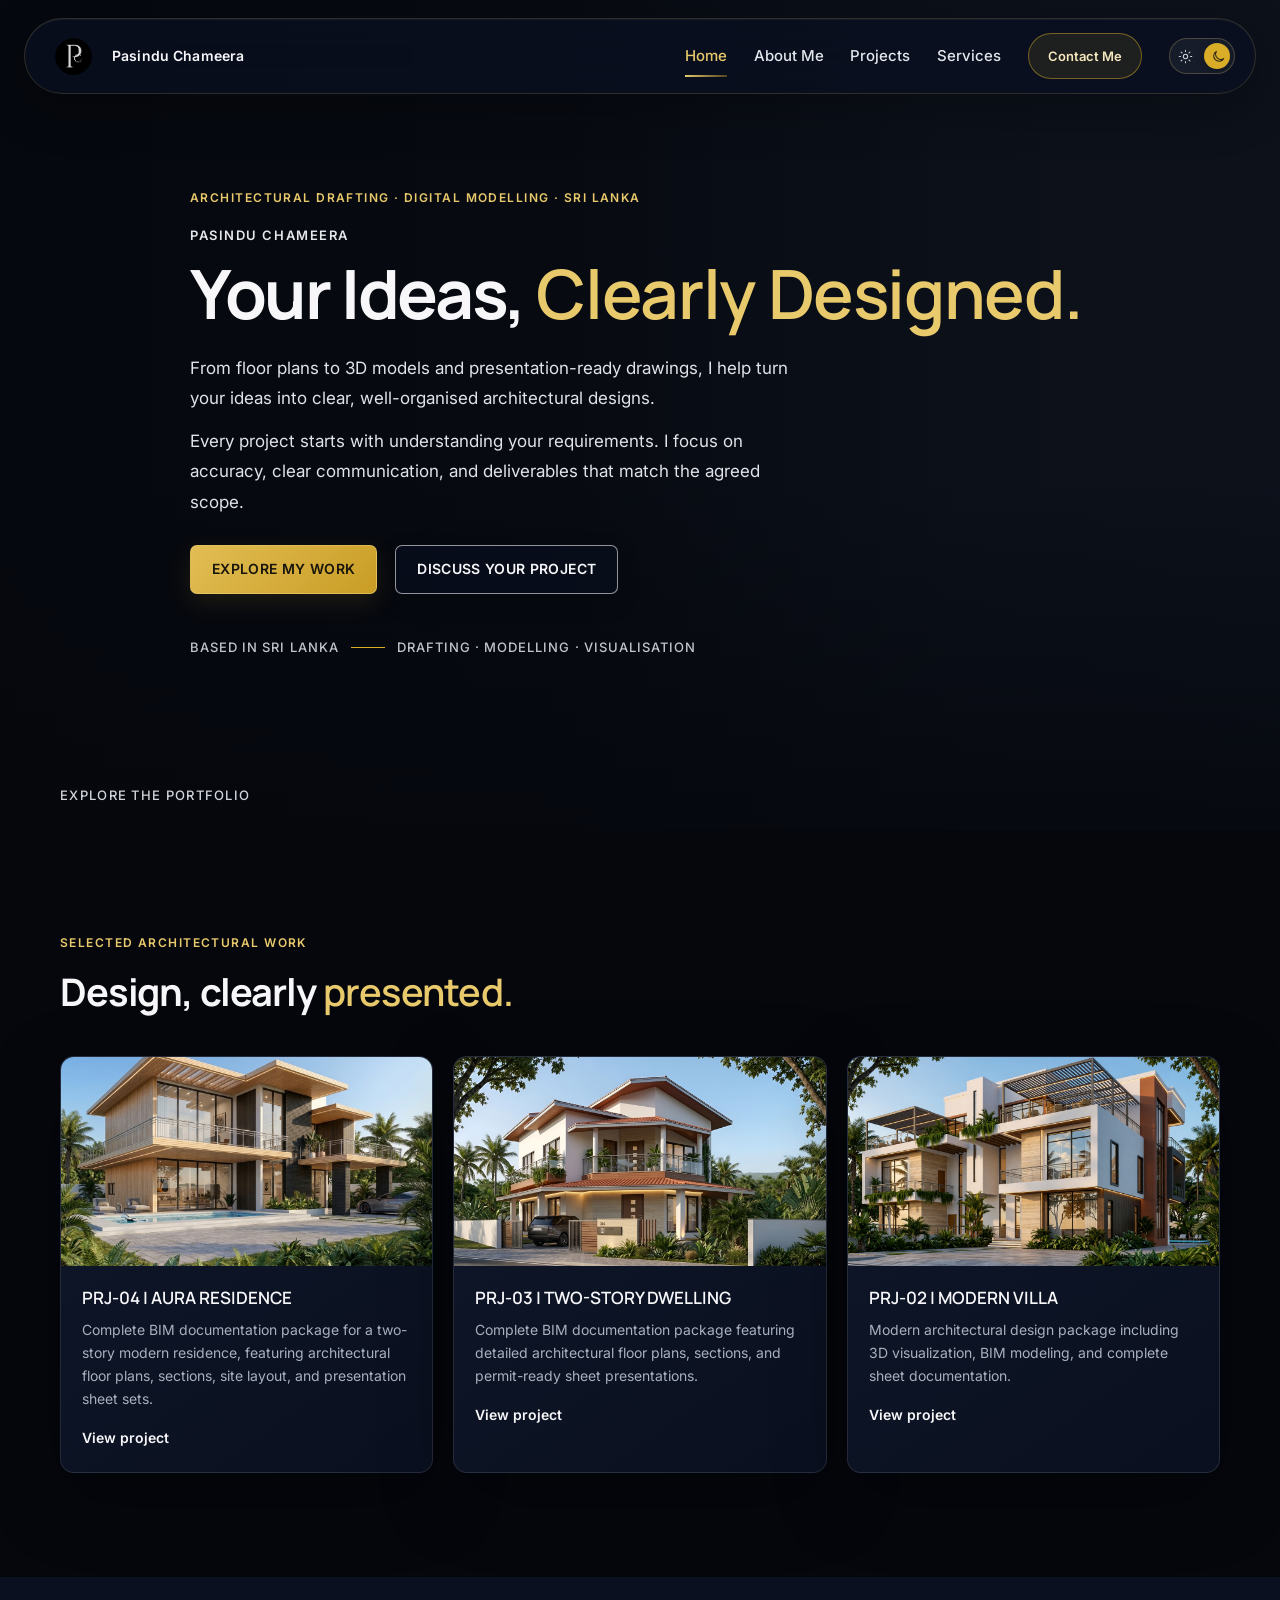
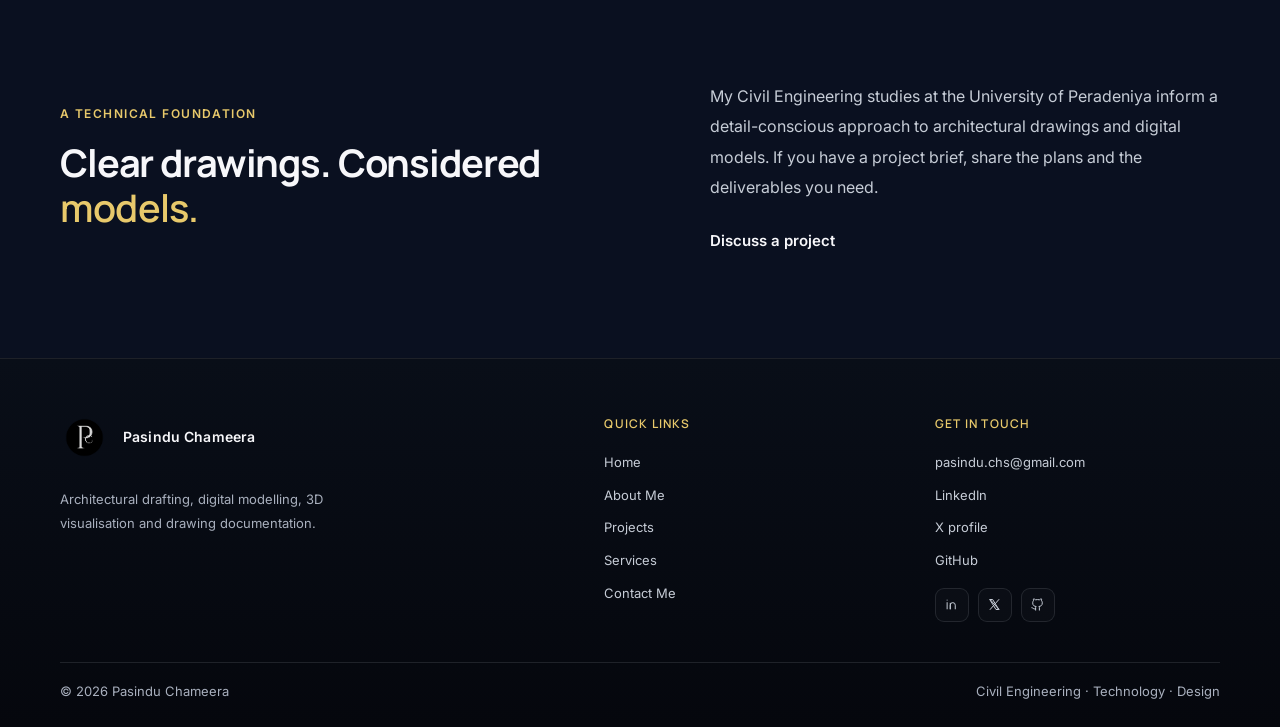
<file: index.html>
<!doctype html>
<html lang="en">
<head>
  <meta charset="utf-8">
  <meta name="viewport" content="width=device-width, initial-scale=1">
  <meta name="theme-color" content="#05070D"><script>(function(){try{if(localStorage.getItem('portfolio-theme')==='light'){document.documentElement.dataset.theme='light';const m=document.querySelector('meta[name="theme-color"]');if(m)m.content='#F4F6F8'}}catch{}})();</script>
  <meta name="description" content="Architectural drafting, plan-based Revit modelling, 3D visualisation and drawing documentation by Pasindu Chameera.">
  <title>Architectural Drafting &amp; 3D Modelling | Pasindu Chameera</title>
  <link rel="preconnect" href="https://images.unsplash.com">
  <link rel="preconnect" href="https://fonts.googleapis.com">
  <link rel="preconnect" href="https://fonts.gstatic.com" crossorigin>
  <link href="https://fonts.googleapis.com/css2?family=Inter:wght@400;500;600&family=Manrope:wght@600;700&display=swap" rel="stylesheet">
  
  <link rel="icon" href="favicon.svg" type="image/svg+xml">
  <link rel="icon" href="favicon.ico" sizes="any">
  <link rel="icon" type="image/png" sizes="48x48" href="favicon-48x48.png">
  <link rel="apple-touch-icon" sizes="180x180" href="apple-touch-icon.png">
  <link rel="icon" type="image/png" sizes="192x192" href="android-chrome-192x192.png">
  <link rel="stylesheet" href="styles.css">
  <script src="script.js" defer></script>
  <script src="assets/projects/projects.js" defer></script>
</head>
<body>
  <a class="skip-link" href="#main">Skip to content</a>
  <header class="site-header">
    <a class="brand" href="index.html" aria-label="Pasindu Chameera home"><img src="pc-monogram.png" alt="" class="brand-mark"><span><strong>Pasindu Chameera</strong></span></a>
    <button class="menu-toggle" type="button" aria-expanded="false" aria-controls="primary-nav" aria-label="Open navigation"><span></span><span></span></button>
    <nav class="primary-nav" id="primary-nav" aria-label="Main navigation">
      <a href="index.html" aria-current="page">Home</a><a href="about.html">About Me</a><a href="projects.html">Projects</a><a href="services.html">Services</a><a class="nav-contact" href="contact.html">Contact Me</a><button class="theme-toggle" type="button" data-theme-toggle aria-label="Switch to light theme" aria-pressed="false">
  <svg class="theme-icon theme-icon-sun" viewBox="0 0 24 24" aria-hidden="true"><circle cx="12" cy="12" r="3.5"></circle><path d="M12 2v2m0 16v2M4.93 4.93l1.42 1.42m11.3 11.3 1.42 1.42M2 12h2m16 0h2M4.93 19.07l1.42-1.42m11.3-11.3 1.42-1.42"></path></svg>
  <svg class="theme-icon theme-icon-moon" viewBox="0 0 24 24" aria-hidden="true"><path d="M20.2 15.4A8.5 8.5 0 0 1 8.6 3.8 8.5 8.5 0 1 0 20.2 15.4Z"></path></svg>
  <span class="theme-toggle-thumb" aria-hidden="true"></span>
</button>
    </nav>
  </header>
  <main id="main">
    <section class="home-hero" aria-labelledby="hero-title">
      <div class="hero-shade" aria-hidden="true"></div>
      <div class="hero-content page-width">
        <div class="hero-copy">
          <p class="eyebrow">Architectural Drafting · Digital Modelling · Sri Lanka</p>
          <p class="hero-name">Pasindu Chameera</p>
          <h1 id="hero-title">Your Ideas, <em>Clearly Designed.</em></h1>
          <p class="hero-intro">From floor plans to 3D models and presentation-ready drawings, I help turn your ideas into clear, well-organised architectural designs.</p>
          <p class="hero-intro hero-intro-followup">Every project starts with understanding your requirements. I focus on accuracy, clear communication, and deliverables that match the agreed scope.</p>
          <div class="hero-actions"><a class="button button-bronze" href="projects.html">Explore My Work</a><a class="button button-quiet" href="contact.html">Discuss Your Project</a></div>
          <div class="hero-meta"><span>Based in Sri Lanka</span><span class="meta-rule"></span><span>Drafting · Modelling · Visualisation</span></div>
        </div>
      </div>
      <a class="hero-scroll" href="#featured">Explore the portfolio </a>
    </section>
    <section class="section section-featured" id="featured">
      <div class="page-width">
        <div class="section-heading"><div><p class="eyebrow">Selected architectural work</p><h2>Design, clearly <em>presented.</em></h2></div></div>
        <div class="feature-grid" data-featured-project-grid aria-label="Featured projects"></div>
      </div>
    </section>
    <section class="home-about section section-soft">
      <div class="page-width home-about-inner"><div><p class="eyebrow">A technical foundation</p><h2>Clear drawings. Considered <em>models.</em></h2></div><div><p class="body-copy">My Civil Engineering studies at the University of Peradeniya inform a detail-conscious approach to architectural drawings and digital models. If you have a project brief, share the plans and the deliverables you need.</p><a class="text-link" href="contact.html">Discuss a project </a></div></div>
    </section>
  </main>
  <footer class="site-footer"><div class="page-width"><div class="footer-main">
  <div><a class="brand footer-brand" href="index.html" aria-label="Pasindu Chameera home"><img src="pc-monogram.png" alt="" class="brand-mark"><span><strong>Pasindu Chameera</strong></span></a><p class="footer-description">Architectural drafting, digital modelling, 3D visualisation and drawing documentation.</p></div>
  <div class="footer-col"><h2>Quick links</h2><nav class="footer-links" aria-label="Footer navigation"><a href="index.html">Home</a><a href="about.html">About Me</a><a href="projects.html">Projects</a><a href="services.html">Services</a><a href="contact.html">Contact Me</a></nav></div>
  <div class="footer-col"><h2>Get in touch</h2><div class="footer-contact"><a href="mailto:pasindu.chs@gmail.com">pasindu.chs@gmail.com</a><a href="https://www.linkedin.com/in/pasindu-chs" target="_blank" rel="noopener noreferrer">LinkedIn</a><a href="https://x.com/PasinduChamee" target="_blank" rel="noopener noreferrer">X profile</a><a href="https://github.com/pasinduchs" target="_blank" rel="noopener noreferrer">GitHub</a></div><div class="social-links"><a href="https://www.linkedin.com/in/pasindu-chs" target="_blank" rel="noopener noreferrer" aria-label="LinkedIn profile"><svg viewBox="0 0 24 24" aria-hidden="true"><path d="M5 9v10M5 5v.01M10 19v-6a4 4 0 0 1 8 0v6M10 10v9"/></svg></a><a href="https://x.com/PasinduChamee" target="_blank" rel="noopener noreferrer" aria-label="X profile"><svg viewBox="0 0 24 24" aria-hidden="true"><path d="m5 4 14 16M19 4 5 20M5 4h4l10 16h-4z"/></svg></a><a href="https://github.com/pasinduchs" target="_blank" rel="noopener noreferrer" aria-label="GitHub profile"><svg viewBox="0 0 24 24" aria-hidden="true"><path d="M9 19c-4 1-4-2-6-2m12 4v-3.5a3 3 0 0 0-.8-2.3c2.7-.3 5.5-1.3 5.5-6A4.7 4.7 0 0 0 18.4 6 4.3 4.3 0 0 0 18.3 3S17.3 2.7 15 4.5a12.5 12.5 0 0 0-6 0C6.7 2.7 5.7 3 5.7 3A4.3 4.3 0 0 0 5.6 6 4.7 4.7 0 0 0 4.3 9.2c0 4.7 2.8 5.7 5.5 6A3 3 0 0 0 9 17.5V21"/></svg></a></div></div>
</div><div class="footer-bottom"><p>© <span id="year"></span> Pasindu Chameera</p><p>Civil Engineering · Technology · Design</p></div></div></footer>
</body>
</html>
</file>
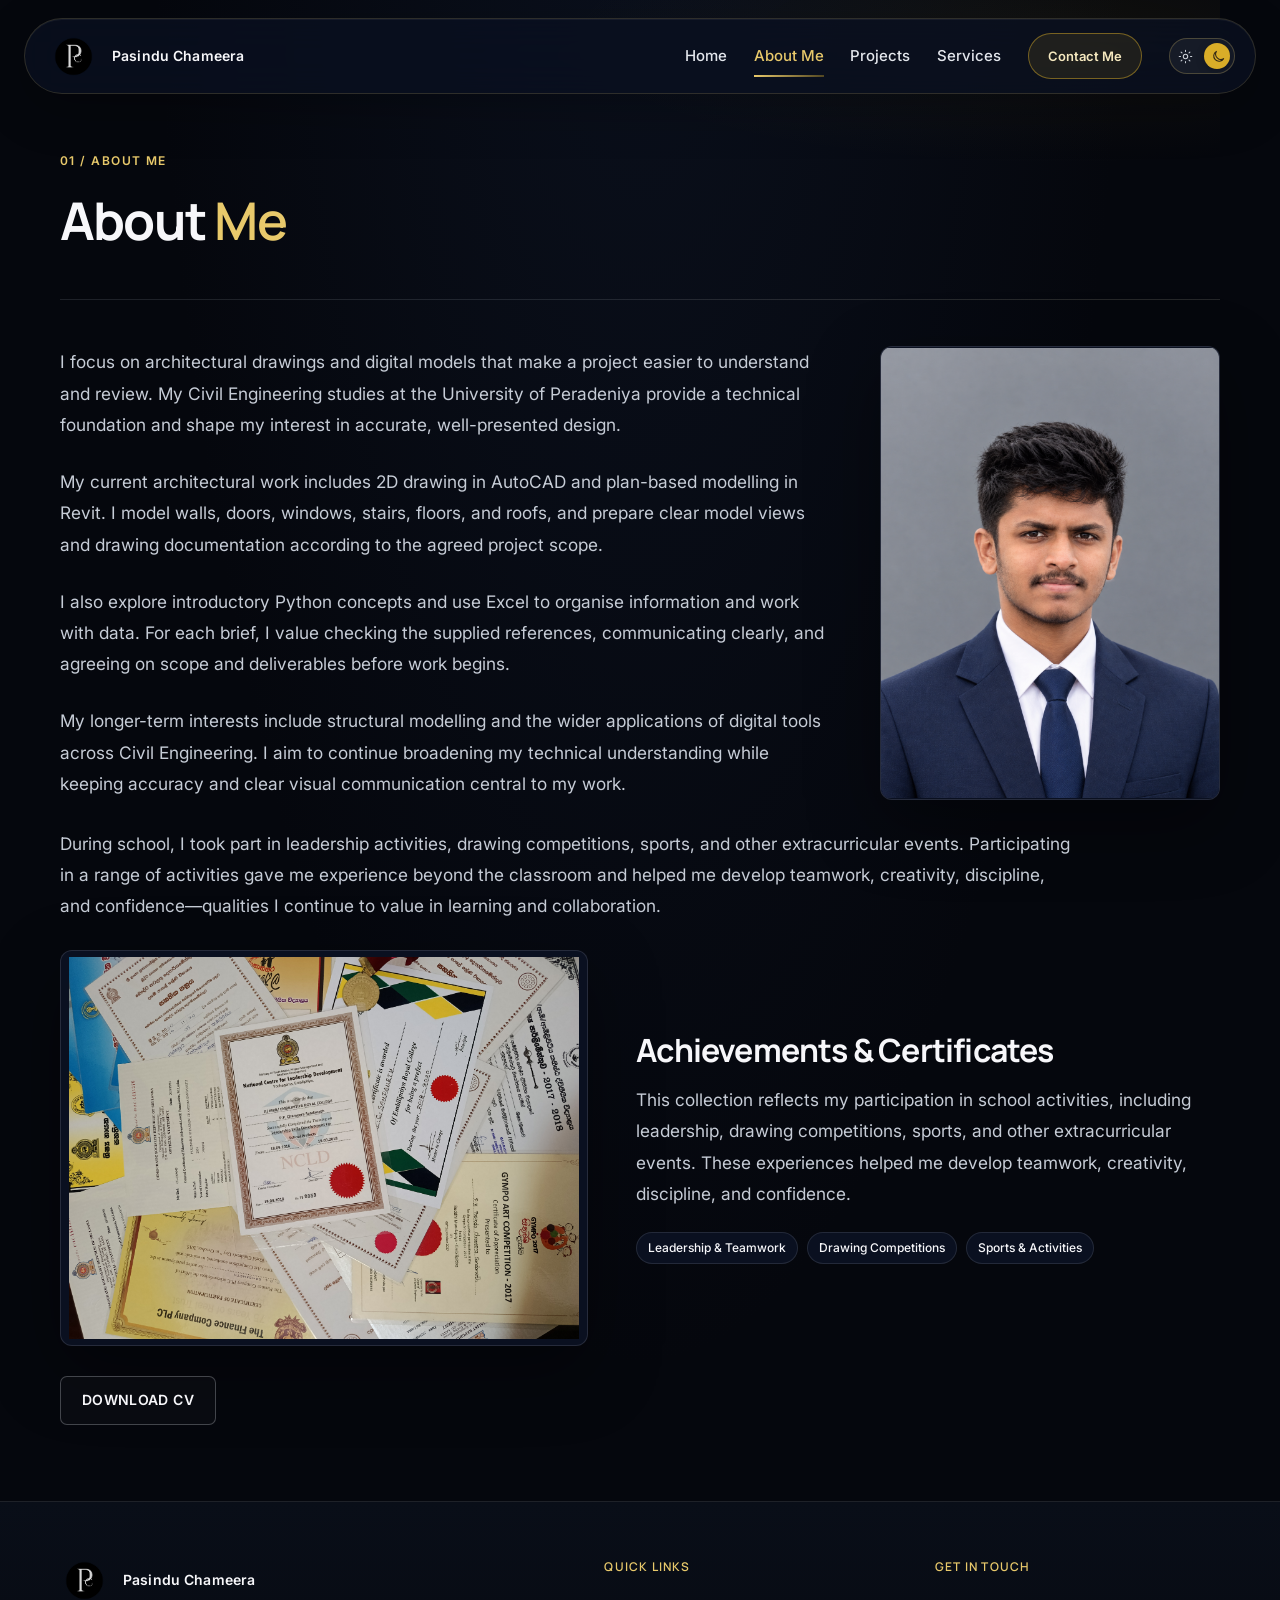
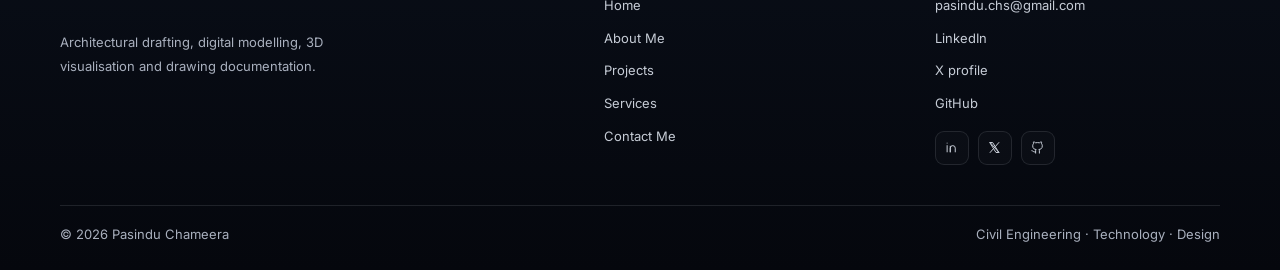
<file: about.html>
<!doctype html>
<html lang="en">
<head>
  <meta charset="utf-8"><meta name="viewport" content="width=device-width, initial-scale=1"><meta name="theme-color" content="#05070D"><script>(function(){try{if(localStorage.getItem('portfolio-theme')==='light'){document.documentElement.dataset.theme='light';const m=document.querySelector('meta[name="theme-color"]');if(m)m.content='#F4F6F8'}}catch{}})();</script>
  <meta name="description" content="Pasindu Chameera’s approach to architectural drafting, digital modelling, and clear project documentation.">
  <title>About Me | Pasindu Chameera</title>
  <link rel="preconnect" href="https://fonts.googleapis.com"><link rel="preconnect" href="https://fonts.gstatic.com" crossorigin><link href="https://fonts.googleapis.com/css2?family=Inter:wght@400;500;600&family=Manrope:wght@600;700&display=swap" rel="stylesheet">
  
  <link rel="icon" href="favicon.svg" type="image/svg+xml">
  <link rel="icon" href="favicon.ico" sizes="any">
  <link rel="icon" type="image/png" sizes="48x48" href="favicon-48x48.png">
  <link rel="apple-touch-icon" sizes="180x180" href="apple-touch-icon.png">
  <link rel="icon" type="image/png" sizes="192x192" href="android-chrome-192x192.png">
  <link rel="stylesheet" href="styles.css"><script src="script.js" defer></script>
</head>
<body><a class="skip-link" href="#main">Skip to content</a>
  <header class="site-header"><a class="brand" href="index.html" aria-label="Pasindu Chameera home"><img src="pc-monogram.png" alt="" class="brand-mark"><span><strong>Pasindu Chameera</strong></span></a><button class="menu-toggle" type="button" aria-expanded="false" aria-controls="primary-nav" aria-label="Open navigation"><span></span><span></span></button><nav class="primary-nav" id="primary-nav" aria-label="Main navigation"><a href="index.html">Home</a><a href="about.html" aria-current="page">About Me</a><a href="projects.html">Projects</a><a href="services.html">Services</a><a class="nav-contact" href="contact.html">Contact Me</a><button class="theme-toggle" type="button" data-theme-toggle aria-label="Switch to light theme" aria-pressed="false">
  <svg class="theme-icon theme-icon-sun" viewBox="0 0 24 24" aria-hidden="true"><circle cx="12" cy="12" r="3.5"></circle><path d="M12 2v2m0 16v2M4.93 4.93l1.42 1.42m11.3 11.3 1.42 1.42M2 12h2m16 0h2M4.93 19.07l1.42-1.42m11.3-11.3 1.42-1.42"></path></svg>
  <svg class="theme-icon theme-icon-moon" viewBox="0 0 24 24" aria-hidden="true"><path d="M20.2 15.4A8.5 8.5 0 0 1 8.6 3.8 8.5 8.5 0 1 0 20.2 15.4Z"></path></svg>
  <span class="theme-toggle-thumb" aria-hidden="true"></span>
</button></nav></header>
  <main id="main">
  <section class="page-hero page-width about-page-hero"><p class="eyebrow">01 / About Me</p><h1>About <em>Me</em></h1></section>
  <section class="section section-about"><div class="page-width"><article class="about-article">
    <div class="about-copy about-copy-intro">
      <p class="body-copy">I focus on architectural drawings and digital models that make a project easier to understand and review. My Civil Engineering studies at the University of Peradeniya provide a technical foundation and shape my interest in accurate, well-presented design.</p>
      <p class="body-copy">My current architectural work includes 2D drawing in AutoCAD and plan-based modelling in Revit. I model walls, doors, windows, stairs, floors, and roofs, and prepare clear model views and drawing documentation according to the agreed project scope.</p>
      <p class="body-copy">I also explore introductory Python concepts and use Excel to organise information and work with data. For each brief, I value checking the supplied references, communicating clearly, and agreeing on scope and deliverables before work begins.</p>
      <p class="body-copy">My longer-term interests include structural modelling and the wider applications of digital tools across Civil Engineering. I aim to continue broadening my technical understanding while keeping accuracy and clear visual communication central to my work.</p>
    </div>
    <figure class="profile-frame"><img src="assets/pasindu-profile.png" alt="Portrait of Pasindu Chameera" loading="lazy"></figure>
    <div class="about-copy about-copy-middle">
      <p class="body-copy">During school, I took part in leadership activities, drawing competitions, sports, and other extracurricular events. Participating in a range of activities gave me experience beyond the classroom and helped me develop teamwork, creativity, discipline, and confidence—qualities I continue to value in learning and collaboration.</p>
    </div>
    <div class="about-certificate-section">
      <figure class="certificate-frame"><img src="assets/certificate-collection.jpg" alt="Photograph of Pasindu’s school certificates and participation documents" loading="lazy"></figure>
      <div class="about-certificate-copy">
        <h2>Achievements &amp; Certificates</h2>
        <p class="body-copy">This collection reflects my participation in school activities, including leadership, drawing competitions, sports, and other extracurricular events. These experiences helped me develop teamwork, creativity, discipline, and confidence.</p>
        <ul class="certificate-highlights" aria-label="School activities">
          <li>Leadership &amp; Teamwork</li>
          <li>Drawing Competitions</li>
          <li>Sports &amp; Activities</li>
        </ul>
      </div>
    </div>
    <div class="about-actions"><a class="button button-outline" href="Pasindu_Chameera_CV.pdf" download="Pasindu_Chameera_CV.pdf">Download CV</a></div>
  </article></div></section>
</main>
  <footer class="site-footer"><div class="page-width"><div class="footer-main">
  <div><a class="brand footer-brand" href="index.html" aria-label="Pasindu Chameera home"><img src="pc-monogram.png" alt="" class="brand-mark"><span><strong>Pasindu Chameera</strong></span></a><p class="footer-description">Architectural drafting, digital modelling, 3D visualisation and drawing documentation.</p></div>
  <div class="footer-col"><h2>Quick links</h2><nav class="footer-links" aria-label="Footer navigation"><a href="index.html">Home</a><a href="about.html">About Me</a><a href="projects.html">Projects</a><a href="services.html">Services</a><a href="contact.html">Contact Me</a></nav></div>
  <div class="footer-col"><h2>Get in touch</h2><div class="footer-contact"><a href="mailto:pasindu.chs@gmail.com">pasindu.chs@gmail.com</a><a href="https://www.linkedin.com/in/pasindu-chs" target="_blank" rel="noopener noreferrer">LinkedIn</a><a href="https://x.com/PasinduChamee" target="_blank" rel="noopener noreferrer">X profile</a><a href="https://github.com/pasinduchs" target="_blank" rel="noopener noreferrer">GitHub</a></div><div class="social-links"><a href="https://www.linkedin.com/in/pasindu-chs" target="_blank" rel="noopener noreferrer" aria-label="LinkedIn profile"><svg viewBox="0 0 24 24" aria-hidden="true"><path d="M5 9v10M5 5v.01M10 19v-6a4 4 0 0 1 8 0v6M10 10v9"/></svg></a><a href="https://x.com/PasinduChamee" target="_blank" rel="noopener noreferrer" aria-label="X profile"><svg viewBox="0 0 24 24" aria-hidden="true"><path d="m5 4 14 16M19 4 5 20M5 4h4l10 16h-4z"/></svg></a><a href="https://github.com/pasinduchs" target="_blank" rel="noopener noreferrer" aria-label="GitHub profile"><svg viewBox="0 0 24 24" aria-hidden="true"><path d="M9 19c-4 1-4-2-6-2m12 4v-3.5a3 3 0 0 0-.8-2.3c2.7-.3 5.5-1.3 5.5-6A4.7 4.7 0 0 0 18.4 6 4.3 4.3 0 0 0 18.3 3S17.3 2.7 15 4.5a12.5 12.5 0 0 0-6 0C6.7 2.7 5.7 3 5.7 3A4.3 4.3 0 0 0 5.6 6 4.7 4.7 0 0 0 4.3 9.2c0 4.7 2.8 5.7 5.5 6A3 3 0 0 0 9 17.5V21"/></svg></a></div></div>
</div><div class="footer-bottom"><p>© <span id="year"></span> Pasindu Chameera</p><p>Civil Engineering · Technology · Design</p></div></div></footer>
</body></html>
</file>
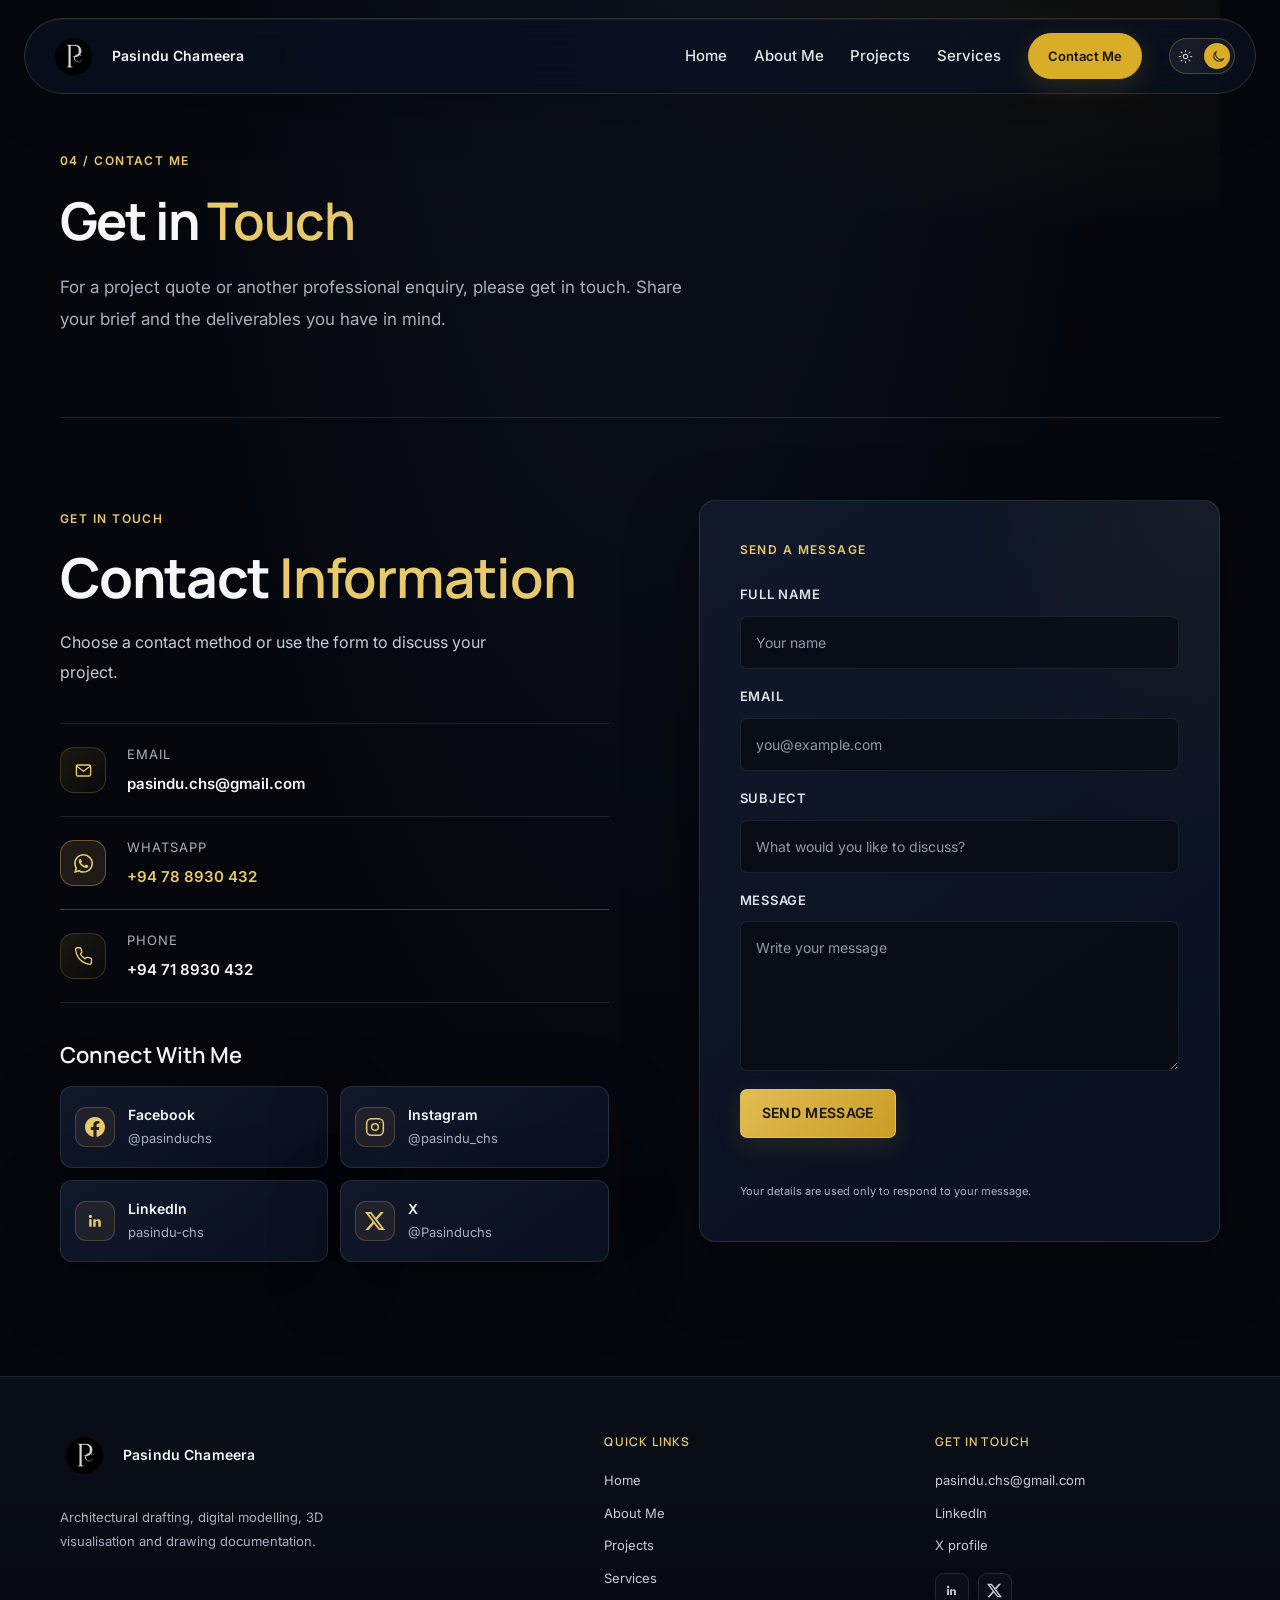
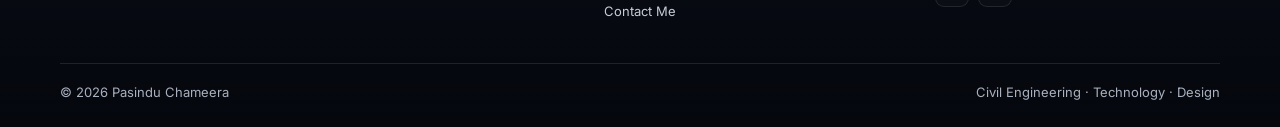
<file: contact.html>
<!doctype html>
<html lang="en"><head>
  <meta charset="utf-8"><meta name="viewport" content="width=device-width, initial-scale=1"><meta name="theme-color" content="#05070D"><script>(function(){try{if(localStorage.getItem('portfolio-theme')==='light'){document.documentElement.dataset.theme='light';const m=document.querySelector('meta[name="theme-color"]');if(m)m.content='#F4F6F8'}}catch{}})();</script>
  <meta name="description" content="Contact Pasindu Chameera about architectural drafting, digital modelling, project quotes, and professional connections."><title>Contact Me | Pasindu Chameera</title>
  <link rel="preconnect" href="https://fonts.googleapis.com"><link rel="preconnect" href="https://fonts.gstatic.com" crossorigin><link href="https://fonts.googleapis.com/css2?family=Inter:wght@400;500;600&family=Manrope:wght@600;700&display=swap" rel="stylesheet">
  <link rel="icon" href="favicon.svg" type="image/svg+xml">
  <link rel="icon" href="favicon.ico" sizes="any">
  <link rel="icon" type="image/png" sizes="48x48" href="favicon-48x48.png">
  <link rel="apple-touch-icon" sizes="180x180" href="apple-touch-icon.png">
  <link rel="icon" type="image/png" sizes="192x192" href="android-chrome-192x192.png">
  <link rel="stylesheet" href="styles.css"><script src="script.js" defer></script>
</head><body><a class="skip-link" href="#main">Skip to content</a>
  <header class="site-header"><a class="brand" href="index.html" aria-label="Pasindu Chameera home"><img src="pc-monogram.png" alt="" class="brand-mark"><span><strong>Pasindu Chameera</strong></span></a><button class="menu-toggle" type="button" aria-expanded="false" aria-controls="primary-nav" aria-label="Open navigation"><span></span><span></span></button><nav class="primary-nav" id="primary-nav" aria-label="Main navigation"><a href="index.html">Home</a><a href="about.html">About Me</a><a href="projects.html">Projects</a><a href="services.html">Services</a><a class="nav-contact" href="contact.html" aria-current="page">Contact Me</a><button class="theme-toggle" type="button" data-theme-toggle aria-label="Switch to light theme" aria-pressed="false">
  <svg class="theme-icon theme-icon-sun" viewBox="0 0 24 24" aria-hidden="true"><circle cx="12" cy="12" r="3.5"></circle><path d="M12 2v2m0 16v2M4.93 4.93l1.42 1.42m11.3 11.3 1.42 1.42M2 12h2m16 0h2M4.93 19.07l1.42-1.42m11.3-11.3 1.42-1.42"></path></svg>
  <svg class="theme-icon theme-icon-moon" viewBox="0 0 24 24" aria-hidden="true"><path d="M20.2 15.4A8.5 8.5 0 0 1 8.6 3.8 8.5 8.5 0 1 0 20.2 15.4Z"></path></svg>
  <span class="theme-toggle-thumb" aria-hidden="true"></span>
</button></nav></header>
  <main id="main"><section class="page-hero page-width"><p class="eyebrow">04 / Contact Me</p><h1>Get in <em>Touch</em></h1><p class="page-lead">For a project quote or another professional enquiry, please get in touch. Share your brief and the deliverables you have in mind.</p></section>
    <section class="section contact-section"><div class="page-width contact-layout"><div class="contact-information"><p class="eyebrow">Get in touch</p><h2>Contact <em>Information</em></h2><p class="body-copy">Choose a contact method or use the form to discuss your project.</p>
      <div class="contact-list">
        <a class="contact-row" href="mailto:pasindu.chs@gmail.com"><span class="contact-icon" aria-hidden="true"><svg viewBox="0 0 24 24"><rect x="3" y="5" width="18" height="14" rx="2"></rect><path d="m4 7 8 6 8-6"></path></svg></span><span><small>Email</small><strong>pasindu.chs@gmail.com</strong></span></a>
        <a class="contact-row whatsapp-primary" href="https://wa.me/94788930432" target="_blank" rel="noopener noreferrer" aria-label="Message Pasindu on WhatsApp at +94 78 8930 432"><span class="contact-icon whatsapp-icon" aria-hidden="true"><svg viewBox="0 0 24 24"><path d="M20.52 3.48A11.86 11.86 0 0 0 12.08 0C5.5 0 .15 5.35.15 11.93c0 2.1.55 4.16 1.59 5.97L0 24l6.25-1.64a11.9 11.9 0 0 0 5.82 1.48h.01c6.58 0 11.93-5.35 11.93-11.93a11.86 11.86 0 0 0-3.49-8.43ZM12.08 21.8a9.88 9.88 0 0 1-5.03-1.37l-.36-.21-3.71.97.99-3.61-.23-.37a9.88 9.88 0 0 1-1.52-5.28c0-5.45 4.43-9.88 9.88-9.88a9.82 9.82 0 0 1 6.99 2.9 9.82 9.82 0 0 1 2.89 6.99c0 5.45-4.43 9.88-9.89 9.88Zm5.42-7.4c-.3-.15-1.76-.87-2.03-.97-.27-.1-.47-.15-.67.15-.2.3-.77.97-.95 1.17-.18.2-.35.22-.65.07-.3-.15-1.26-.46-2.4-1.47-.89-.8-1.49-1.78-1.67-2.08-.17-.3-.02-.46.13-.61.13-.13.3-.35.45-.52.15-.18.2-.3.3-.5.1-.2.05-.38-.03-.53-.08-.15-.67-1.62-.92-2.22-.24-.58-.49-.5-.67-.51h-.57c-.2 0-.52.08-.79.38-.27.3-1.04 1.02-1.04 2.49s1.07 2.89 1.22 3.09c.15.2 2.1 3.2 5.09 4.49.71.31 1.27.5 1.7.64.71.23 1.36.2 1.87.12.57-.09 1.76-.72 2.01-1.42.25-.7.25-1.29.17-1.42-.07-.12-.27-.2-.57-.35Z"></path></svg></span><span><small>WhatsApp</small><strong>+94 78 8930 432</strong></span></a>
        <a class="contact-row phone-contact" href="tel:+94718930432" aria-label="Call Pasindu at +94 71 8930 432"><span class="contact-icon" aria-hidden="true"><svg viewBox="0 0 24 24"><path d="M22 16.92v3a2 2 0 0 1-2.18 2A19.8 19.8 0 0 1 11.2 18.8a19.5 19.5 0 0 1-6-6A19.8 19.8 0 0 1 2.1 3.18 2 2 0 0 1 4.09 1h3a2 2 0 0 1 2 1.72c.12.96.36 1.9.7 2.8a2 2 0 0 1-.45 2.11L8.07 8.9a16 16 0 0 0 6 6l1.27-1.27a2 2 0 0 1 2.11-.45c.9.34 1.84.58 2.8.7A2 2 0 0 1 22 16.92Z"></path></svg></span><span><small>Phone</small><strong>+94 71 8930 432</strong></span></a>
      </div>
      <section class="social-profiles" aria-labelledby="social-profiles-title"><h3 id="social-profiles-title">Connect With Me</h3><div class="social-grid">
        <a class="social-card" href="https://www.facebook.com/pasinduchs" target="_blank" rel="noopener noreferrer" aria-label="Facebook profile, @pasinduchs"><span class="social-card-icon" aria-hidden="true"><svg viewBox="0 0 24 24"><path d="M24 12.073C24 5.405 18.627 0 12 0S0 5.405 0 12.073c0 6.019 4.388 11.001 10.125 11.854v-8.385H7.078v-3.469h3.047V9.43c0-3.022 1.791-4.695 4.533-4.695 1.312 0 2.686.236 2.686.236v2.953h-1.513c-1.491 0-1.956.931-1.956 1.887v2.262h3.328l-.532 3.469h-2.796v8.385C19.612 23.074 24 18.092 24 12.073Z"></path></svg></span><span class="social-card-copy"><strong>Facebook</strong><span>@pasinduchs</span></span></a>
        <a class="social-card" href="https://www.instagram.com/pasindu_chs" target="_blank" rel="noopener noreferrer" aria-label="Instagram profile, @pasindu_chs"><span class="social-card-icon" aria-hidden="true"><svg viewBox="0 0 24 24"><path class="icon-outline" d="M7.5 2h9A5.5 5.5 0 0 1 22 7.5v9a5.5 5.5 0 0 1-5.5 5.5h-9A5.5 5.5 0 0 1 2 16.5v-9A5.5 5.5 0 0 1 7.5 2Z"></path><circle class="icon-outline" cx="12" cy="12" r="4"></circle><circle cx="17.6" cy="6.7" r=".8" fill="currentColor" stroke="none"></circle></svg></span><span class="social-card-copy"><strong>Instagram</strong><span>@pasindu_chs</span></span></a>
        <a class="social-card" href="https://www.linkedin.com/in/pasindu-chs" target="_blank" rel="noopener noreferrer" aria-label="LinkedIn profile, pasindu-chs"><span class="social-card-icon" aria-hidden="true"><svg viewBox="0 0 24 24"><path d="M6.5 8.5a2 2 0 1 0 0-4 2 2 0 0 0 0 4ZM5 10h3v9H5zM10 10h2.9v1.2c.5-.8 1.5-1.4 2.9-1.4 2.7 0 3.2 1.8 3.2 4.1V19h-3v-4.5c0-1.1 0-2.4-1.5-2.4s-1.7 1.2-1.7 2.3V19h-3z"></path></svg></span><span class="social-card-copy"><strong>LinkedIn</strong><span>pasindu-chs</span></span></a>
        <a class="social-card" href="https://x.com/Pasinduchs" target="_blank" rel="noopener noreferrer" aria-label="X profile, @Pasinduchs"><span class="social-card-icon" aria-hidden="true"><svg viewBox="0 0 24 24"><path d="M18.901 1.153h3.68l-8.04 9.19L24 22.847h-7.406l-5.8-7.584-6.64 7.584H.47l8.6-9.83L0 1.154h7.594l5.243 6.93 6.064-6.93Zm-1.29 19.49h2.039L6.486 3.26h-2.19l13.315 17.383Z"></path></svg></span><span class="social-card-copy"><strong>X</strong><span>@Pasinduchs</span></span></a>
      </div></section>
    </div><form class="contact-form" id="contact-form" method="post" action="https://formspree.io/f/mjygreng" aria-describedby="form-status"><p class="eyebrow">Send a message</p><label for="contact-name">Full name</label><input id="contact-name" name="name" autocomplete="name" placeholder="Your name" required><label for="contact-email">Email</label><input id="contact-email" name="email" type="email" autocomplete="email" placeholder="you@example.com" required><label for="contact-subject">Subject</label><input id="contact-subject" name="_subject" placeholder="What would you like to discuss?" required><label for="contact-message">Message</label><textarea id="contact-message" name="message" rows="5" placeholder="Write your message" required></textarea><button class="button button-bronze" type="submit"><span class="button-label">Send Message</span><span class="button-spinner" aria-hidden="true"></span></button><p class="form-status" id="form-status" role="status" aria-live="polite"></p><p class="form-privacy">Your details are used only to respond to your message.</p></form></div></section></main>
  <footer class="site-footer"><div class="page-width"><div class="footer-main">
  <div><a class="brand footer-brand" href="index.html" aria-label="Pasindu Chameera home"><img src="pc-monogram.png" alt="" class="brand-mark"><span><strong>Pasindu Chameera</strong></span></a><p class="footer-description">Architectural drafting, digital modelling, 3D visualisation and drawing documentation.</p></div>
  <div class="footer-col"><h2>Quick links</h2><nav class="footer-links" aria-label="Footer navigation"><a href="index.html">Home</a><a href="about.html">About Me</a><a href="projects.html">Projects</a><a href="services.html">Services</a><a href="contact.html">Contact Me</a></nav></div>
  <div class="footer-col"><h2>Get in touch</h2><div class="footer-contact"><a href="mailto:pasindu.chs@gmail.com">pasindu.chs@gmail.com</a><a href="https://www.linkedin.com/in/pasindu-chs" target="_blank" rel="noopener noreferrer">LinkedIn</a><a href="https://x.com/Pasinduchs" target="_blank" rel="noopener noreferrer">X profile</a></div><div class="social-links"><a href="https://www.linkedin.com/in/pasindu-chs" target="_blank" rel="noopener noreferrer" aria-label="LinkedIn profile"><svg class="footer-brand-icon" viewBox="0 0 24 24" aria-hidden="true"><path d="M6.5 8.5a2 2 0 1 0 0-4 2 2 0 0 0 0 4ZM5 10h3v9H5zM10 10h2.9v1.2c.5-.8 1.5-1.4 2.9-1.4 2.7 0 3.2 1.8 3.2 4.1V19h-3v-4.5c0-1.1 0-2.4-1.5-2.4s-1.7 1.2-1.7 2.3V19h-3z"></path></svg></a><a href="https://x.com/Pasinduchs" target="_blank" rel="noopener noreferrer" aria-label="X profile"><svg class="footer-brand-icon" viewBox="0 0 24 24" aria-hidden="true"><path d="M18.901 1.153h3.68l-8.04 9.19L24 22.847h-7.406l-5.8-7.584-6.64 7.584H.47l8.6-9.83L0 1.154h7.594l5.243 6.93 6.064-6.93Zm-1.29 19.49h2.039L6.486 3.26h-2.19l13.315 17.383Z"></path></svg></a></div></div>
</div><div class="footer-bottom"><p>© <span id="year"></span> Pasindu Chameera</p><p>Civil Engineering · Technology · Design</p></div></div></footer>
</body></html>
</file>
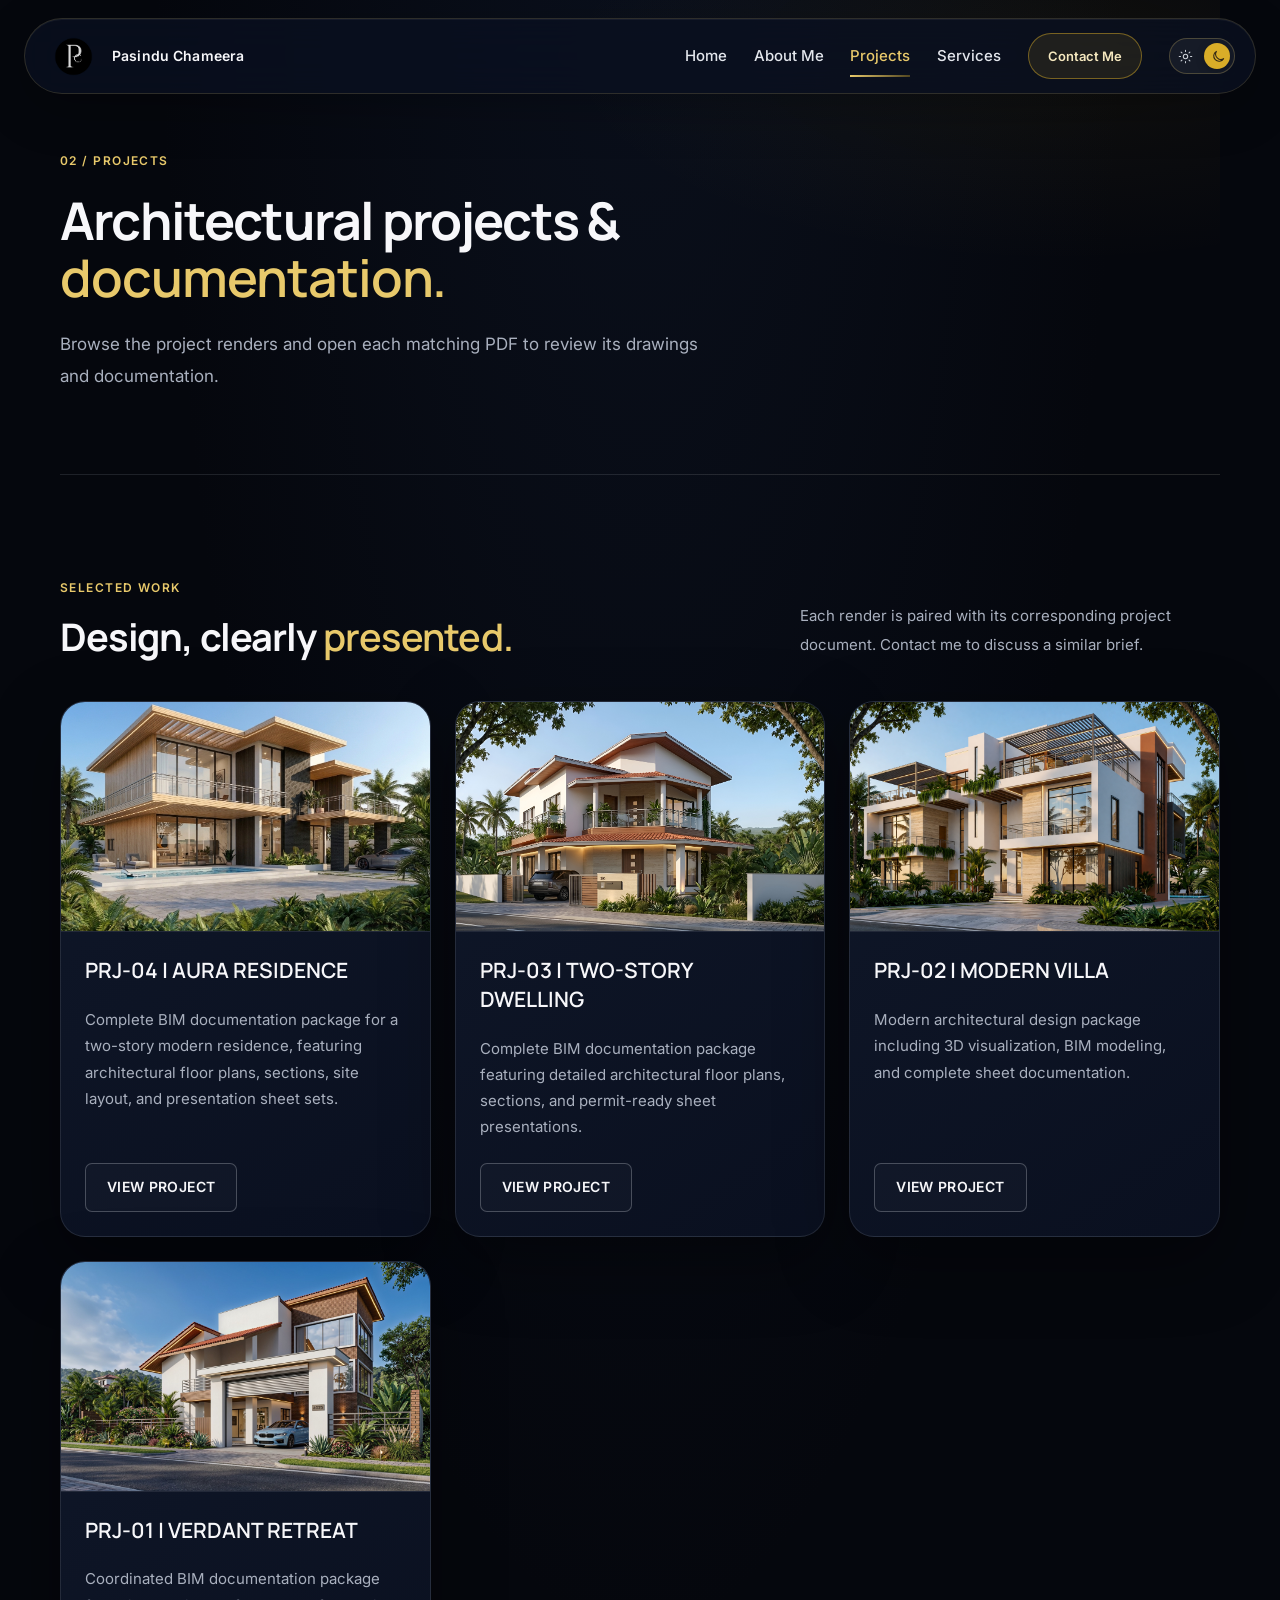
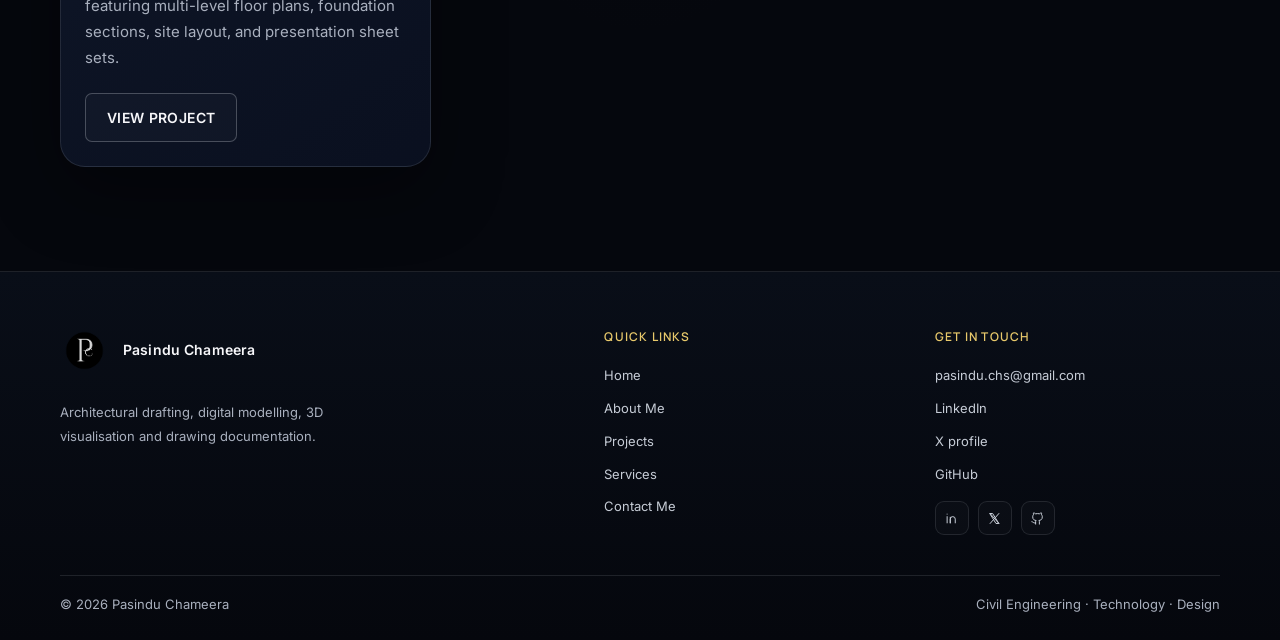
<file: projects.html>
<!doctype html>
<html lang="en"><head>
  <meta charset="utf-8"><meta name="viewport" content="width=device-width, initial-scale=1"><meta name="theme-color" content="#05070D"><script>(function(){try{if(localStorage.getItem('portfolio-theme')==='light'){document.documentElement.dataset.theme='light';const m=document.querySelector('meta[name="theme-color"]');if(m)m.content='#F4F6F8'}}catch{}})();</script>
  <meta name="description" content="Explore architectural project renders and their corresponding drawing documents in Pasindu Chameera’s portfolio."><title>Projects | Pasindu Chameera</title>
  <link rel="preconnect" href="https://fonts.googleapis.com"><link rel="preconnect" href="https://fonts.gstatic.com" crossorigin><link href="https://fonts.googleapis.com/css2?family=Inter:wght@400;500;600&family=Manrope:wght@600;700&display=swap" rel="stylesheet">
  <link rel="icon" href="favicon.svg" type="image/svg+xml">
  <link rel="icon" href="favicon.ico" sizes="any">
  <link rel="icon" type="image/png" sizes="48x48" href="favicon-48x48.png">
  <link rel="apple-touch-icon" sizes="180x180" href="apple-touch-icon.png">
  <link rel="icon" type="image/png" sizes="192x192" href="android-chrome-192x192.png">
  <link rel="stylesheet" href="styles.css"><script src="script.js" defer></script><script src="assets/projects/projects.js" defer></script>
</head><body><a class="skip-link" href="#main">Skip to content</a>
  <header class="site-header"><a class="brand" href="index.html" aria-label="Pasindu Chameera home"><img src="pc-monogram.png" alt="" class="brand-mark"><span><strong>Pasindu Chameera</strong></span></a><button class="menu-toggle" type="button" aria-expanded="false" aria-controls="primary-nav" aria-label="Open navigation"><span></span><span></span></button><nav class="primary-nav" id="primary-nav" aria-label="Main navigation"><a href="index.html">Home</a><a href="about.html">About Me</a><a href="projects.html" aria-current="page">Projects</a><a href="services.html">Services</a><a class="nav-contact" href="contact.html">Contact Me</a><button class="theme-toggle" type="button" data-theme-toggle aria-label="Switch to light theme" aria-pressed="false">
  <svg class="theme-icon theme-icon-sun" viewBox="0 0 24 24" aria-hidden="true"><circle cx="12" cy="12" r="3.5"></circle><path d="M12 2v2m0 16v2M4.93 4.93l1.42 1.42m11.3 11.3 1.42 1.42M2 12h2m16 0h2M4.93 19.07l1.42-1.42m11.3-11.3 1.42-1.42"></path></svg>
  <svg class="theme-icon theme-icon-moon" viewBox="0 0 24 24" aria-hidden="true"><path d="M20.2 15.4A8.5 8.5 0 0 1 8.6 3.8 8.5 8.5 0 1 0 20.2 15.4Z"></path></svg>
  <span class="theme-toggle-thumb" aria-hidden="true"></span>
</button></nav></header>
  <main id="main"><section class="page-hero page-width"><p class="eyebrow">02 / Projects</p><h1>Architectural projects &amp; <em>documentation.</em></h1><p class="page-lead">Browse the project renders and open each matching PDF to review its drawings and documentation.</p></section>
    <section class="section"><div class="page-width"><div class="section-heading"><div><p class="eyebrow">Selected work</p><h2>Design, clearly <em>presented.</em></h2></div><p class="section-intro">Each render is paired with its corresponding project document. Contact me to discuss a similar brief.</p></div><div class="project-grid" data-project-grid aria-label="Projects"></div></div></section></main>
  <footer class="site-footer"><div class="page-width"><div class="footer-main">
  <div><a class="brand footer-brand" href="index.html" aria-label="Pasindu Chameera home"><img src="pc-monogram.png" alt="" class="brand-mark"><span><strong>Pasindu Chameera</strong></span></a><p class="footer-description">Architectural drafting, digital modelling, 3D visualisation and drawing documentation.</p></div>
  <div class="footer-col"><h2>Quick links</h2><nav class="footer-links" aria-label="Footer navigation"><a href="index.html">Home</a><a href="about.html">About Me</a><a href="projects.html">Projects</a><a href="services.html">Services</a><a href="contact.html">Contact Me</a></nav></div>
  <div class="footer-col"><h2>Get in touch</h2><div class="footer-contact"><a href="mailto:pasindu.chs@gmail.com">pasindu.chs@gmail.com</a><a href="https://www.linkedin.com/in/pasindu-chs" target="_blank" rel="noopener noreferrer">LinkedIn</a><a href="https://x.com/PasinduChamee" target="_blank" rel="noopener noreferrer">X profile</a><a href="https://github.com/pasinduchs" target="_blank" rel="noopener noreferrer">GitHub</a></div><div class="social-links"><a href="https://www.linkedin.com/in/pasindu-chs" target="_blank" rel="noopener noreferrer" aria-label="LinkedIn profile"><svg viewBox="0 0 24 24" aria-hidden="true"><path d="M5 9v10M5 5v.01M10 19v-6a4 4 0 0 1 8 0v6M10 10v9"/></svg></a><a href="https://x.com/PasinduChamee" target="_blank" rel="noopener noreferrer" aria-label="X profile"><svg viewBox="0 0 24 24" aria-hidden="true"><path d="m5 4 14 16M19 4 5 20M5 4h4l10 16h-4z"/></svg></a><a href="https://github.com/pasinduchs" target="_blank" rel="noopener noreferrer" aria-label="GitHub profile"><svg viewBox="0 0 24 24" aria-hidden="true"><path d="M9 19c-4 1-4-2-6-2m12 4v-3.5a3 3 0 0 0-.8-2.3c2.7-.3 5.5-1.3 5.5-6A4.7 4.7 0 0 0 18.4 6 4.3 4.3 0 0 0 18.3 3S17.3 2.7 15 4.5a12.5 12.5 0 0 0-6 0C6.7 2.7 5.7 3 5.7 3A4.3 4.3 0 0 0 5.6 6 4.7 4.7 0 0 0 4.3 9.2c0 4.7 2.8 5.7 5.5 6A3 3 0 0 0 9 17.5V21"/></svg></a></div></div>
</div><div class="footer-bottom"><p>© <span id="year"></span> Pasindu Chameera</p><p>Civil Engineering · Technology · Design</p></div></div></footer>
</body></html>
</file>
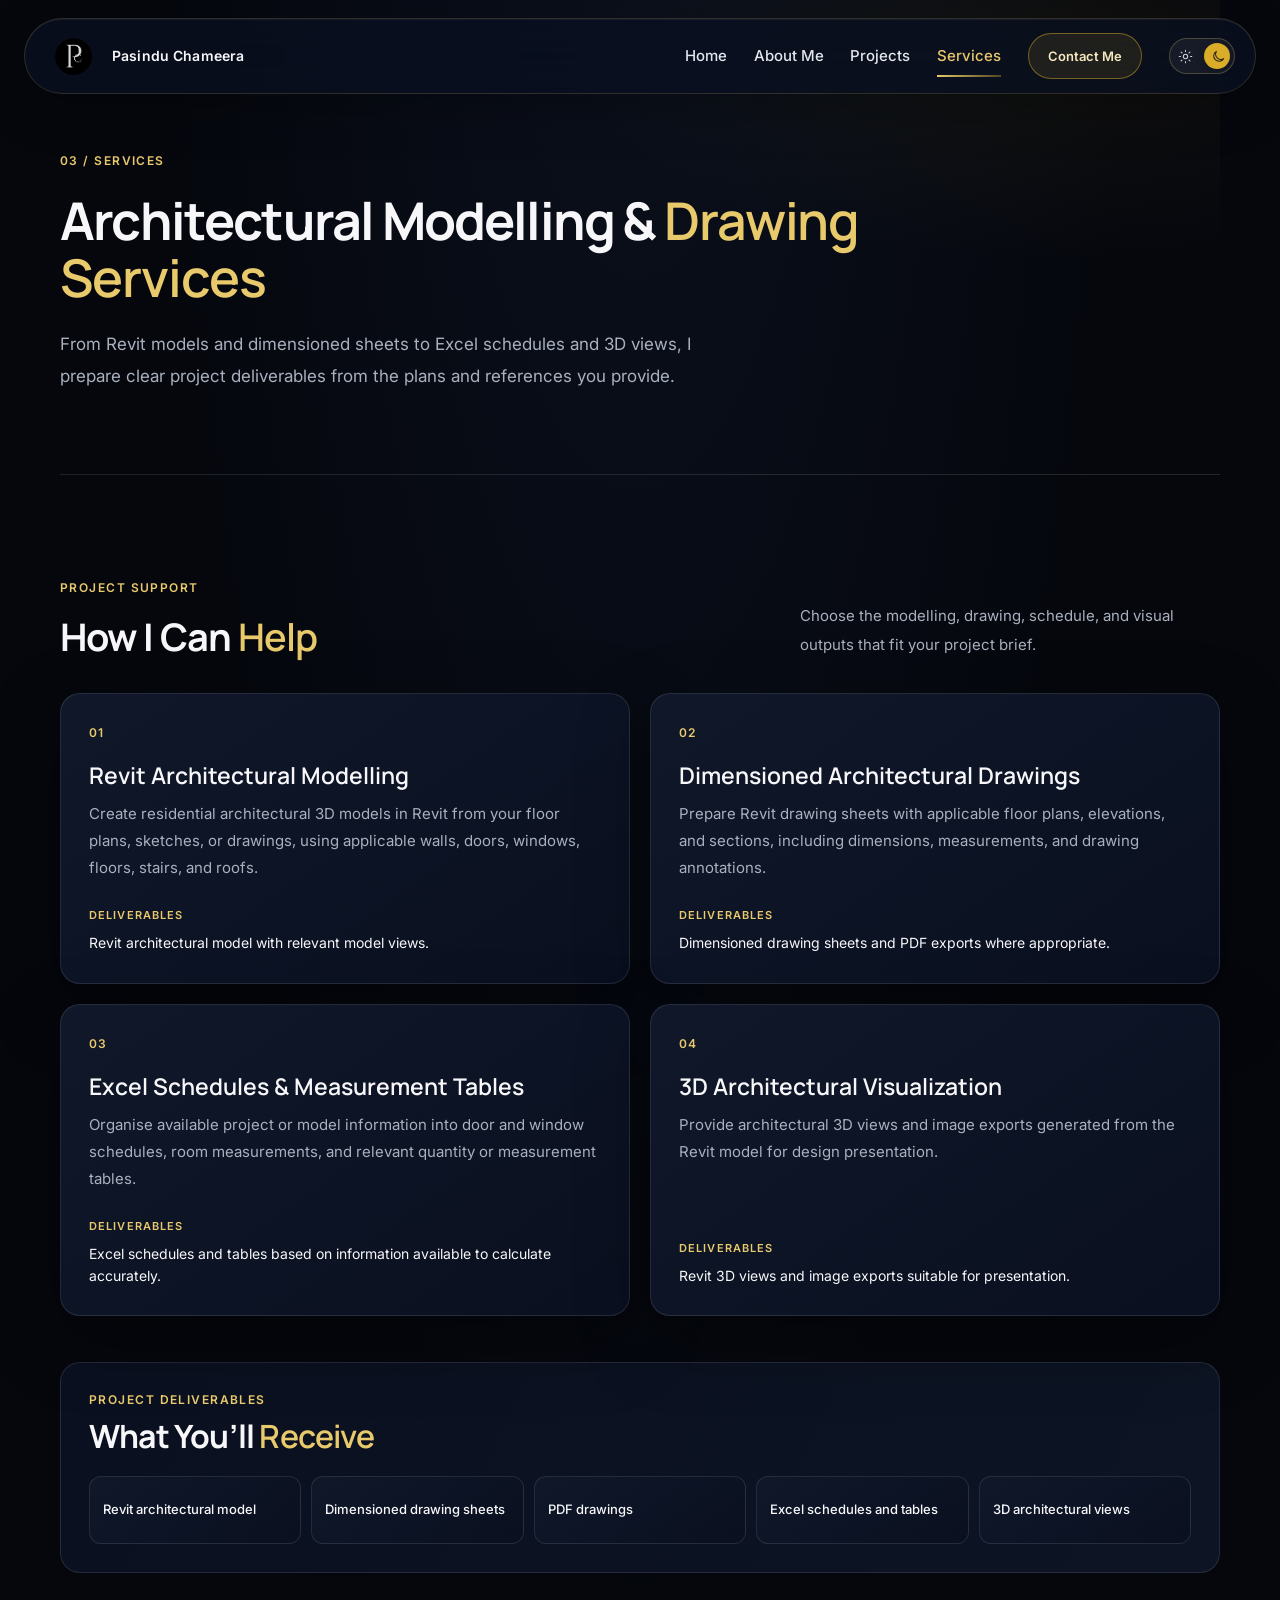
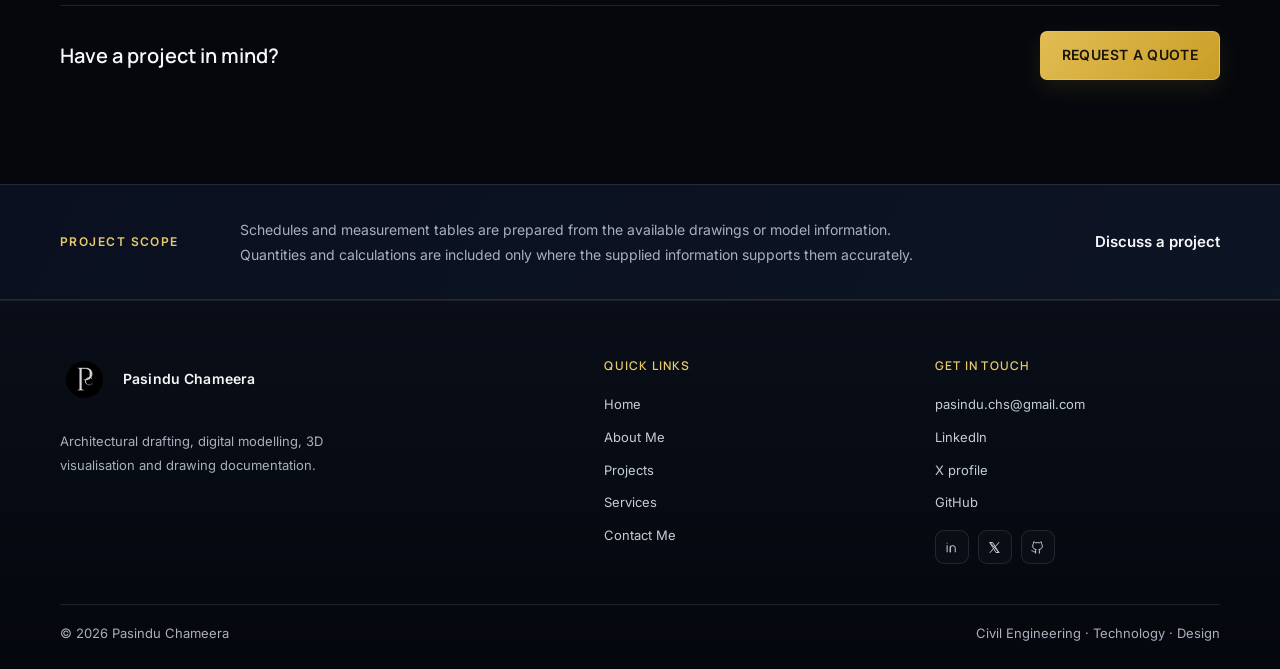
<file: services.html>
<!doctype html>
<html lang="en"><head>
  <meta charset="utf-8"><meta name="viewport" content="width=device-width, initial-scale=1"><meta name="theme-color" content="#05070D"><script>(function(){try{if(localStorage.getItem('portfolio-theme')==='light'){document.documentElement.dataset.theme='light';const m=document.querySelector('meta[name="theme-color"]');if(m)m.content='#F4F6F8'}}catch{}})();</script>
  <meta name="description" content="Revit architectural modelling, dimensioned drawings, Excel schedules, measurement tables, and 3D visualisation by Pasindu Chameera."><title>Architectural Services | Pasindu Chameera</title>
  <link rel="preconnect" href="https://fonts.googleapis.com"><link rel="preconnect" href="https://fonts.gstatic.com" crossorigin><link href="https://fonts.googleapis.com/css2?family=Inter:wght@400;500;600&family=Manrope:wght@600;700&display=swap" rel="stylesheet">
  <link rel="icon" href="favicon.svg" type="image/svg+xml">
  <link rel="icon" href="favicon.ico" sizes="any">
  <link rel="icon" type="image/png" sizes="48x48" href="favicon-48x48.png">
  <link rel="apple-touch-icon" sizes="180x180" href="apple-touch-icon.png">
  <link rel="icon" type="image/png" sizes="192x192" href="android-chrome-192x192.png">
  <link rel="stylesheet" href="styles.css"><script src="script.js" defer></script>
</head><body><a class="skip-link" href="#main">Skip to content</a>
  <header class="site-header"><a class="brand" href="index.html" aria-label="Pasindu Chameera home"><img src="pc-monogram.png" alt="" class="brand-mark"><span><strong>Pasindu Chameera</strong></span></a><button class="menu-toggle" type="button" aria-expanded="false" aria-controls="primary-nav" aria-label="Open navigation"><span></span><span></span></button><nav class="primary-nav" id="primary-nav" aria-label="Main navigation"><a href="index.html">Home</a><a href="about.html">About Me</a><a href="projects.html">Projects</a><a href="services.html" aria-current="page">Services</a><a class="nav-contact" href="contact.html">Contact Me</a><button class="theme-toggle" type="button" data-theme-toggle aria-label="Switch to light theme" aria-pressed="false">
  <svg class="theme-icon theme-icon-sun" viewBox="0 0 24 24" aria-hidden="true"><circle cx="12" cy="12" r="3.5"></circle><path d="M12 2v2m0 16v2M4.93 4.93l1.42 1.42m11.3 11.3 1.42 1.42M2 12h2m16 0h2M4.93 19.07l1.42-1.42m11.3-11.3 1.42-1.42"></path></svg>
  <svg class="theme-icon theme-icon-moon" viewBox="0 0 24 24" aria-hidden="true"><path d="M20.2 15.4A8.5 8.5 0 0 1 8.6 3.8 8.5 8.5 0 1 0 20.2 15.4Z"></path></svg>
  <span class="theme-toggle-thumb" aria-hidden="true"></span>
</button></nav></header>
  <main id="main"><section class="page-hero page-width services-hero"><p class="eyebrow">03 / Services</p><h1>Architectural Modelling &amp; <em>Drawing Services</em></h1><p class="page-lead">From Revit models and dimensioned sheets to Excel schedules and 3D views, I prepare clear project deliverables from the plans and references you provide.</p></section>
    <section class="section services-section"><div class="page-width"><div class="services-heading"><div><p class="eyebrow">Project support</p><h2>How I Can <em>Help</em></h2></div><p class="section-intro">Choose the modelling, drawing, schedule, and visual outputs that fit your project brief.</p></div>
      <div class="service-grid">
        <article class="service-card"><span class="service-index">01</span><h3>Revit Architectural Modelling</h3><p>Create residential architectural 3D models in Revit from your floor plans, sketches, or drawings, using applicable walls, doors, windows, floors, stairs, and roofs.</p><div class="service-deliverable"><span>Deliverables</span><p>Revit architectural model with relevant model views.</p></div></article>
        <article class="service-card"><span class="service-index">02</span><h3>Dimensioned Architectural Drawings</h3><p>Prepare Revit drawing sheets with applicable floor plans, elevations, and sections, including dimensions, measurements, and drawing annotations.</p><div class="service-deliverable"><span>Deliverables</span><p>Dimensioned drawing sheets and PDF exports where appropriate.</p></div></article>
        <article class="service-card"><span class="service-index">03</span><h3>Excel Schedules &amp; Measurement Tables</h3><p>Organise available project or model information into door and window schedules, room measurements, and relevant quantity or measurement tables.</p><div class="service-deliverable"><span>Deliverables</span><p>Excel schedules and tables based on information available to calculate accurately.</p></div></article>
        <article class="service-card"><span class="service-index">04</span><h3>3D Architectural Visualization</h3><p>Provide architectural 3D views and image exports generated from the Revit model for design presentation.</p><div class="service-deliverable"><span>Deliverables</span><p>Revit 3D views and image exports suitable for presentation.</p></div></article>
      </div>
      <section class="service-outputs" aria-labelledby="service-outputs-title"><div class="service-outputs-heading"><p class="eyebrow">Project deliverables</p><h2 id="service-outputs-title">What You’ll <em>Receive</em></h2></div><ul class="service-output-grid"><li>Revit architectural model</li><li>Dimensioned drawing sheets</li><li>PDF drawings</li><li>Excel schedules and tables</li><li>3D architectural views</li></ul></section>
      <div class="service-cta"><p>Have a project in mind?</p><a class="button button-bronze" href="contact.html">Request a Quote</a></div>
    </div></section>
    <section class="scope-band"><div class="page-width scope-inner"><p class="eyebrow">Project scope</p><p>Schedules and measurement tables are prepared from the available drawings or model information. Quantities and calculations are included only where the supplied information supports them accurately.</p><a class="text-link" href="contact.html">Discuss a project</a></div></section></main>
  <footer class="site-footer"><div class="page-width"><div class="footer-main">
  <div><a class="brand footer-brand" href="index.html" aria-label="Pasindu Chameera home"><img src="pc-monogram.png" alt="" class="brand-mark"><span><strong>Pasindu Chameera</strong></span></a><p class="footer-description">Architectural drafting, digital modelling, 3D visualisation and drawing documentation.</p></div>
  <div class="footer-col"><h2>Quick links</h2><nav class="footer-links" aria-label="Footer navigation"><a href="index.html">Home</a><a href="about.html">About Me</a><a href="projects.html">Projects</a><a href="services.html">Services</a><a href="contact.html">Contact Me</a></nav></div>
  <div class="footer-col"><h2>Get in touch</h2><div class="footer-contact"><a href="mailto:pasindu.chs@gmail.com">pasindu.chs@gmail.com</a><a href="https://www.linkedin.com/in/pasindu-chs" target="_blank" rel="noopener noreferrer">LinkedIn</a><a href="https://x.com/PasinduChamee" target="_blank" rel="noopener noreferrer">X profile</a><a href="https://github.com/pasinduchs" target="_blank" rel="noopener noreferrer">GitHub</a></div><div class="social-links"><a href="https://www.linkedin.com/in/pasindu-chs" target="_blank" rel="noopener noreferrer" aria-label="LinkedIn profile"><svg viewBox="0 0 24 24" aria-hidden="true"><path d="M5 9v10M5 5v.01M10 19v-6a4 4 0 0 1 8 0v6M10 10v9"/></svg></a><a href="https://x.com/PasinduChamee" target="_blank" rel="noopener noreferrer" aria-label="X profile"><svg viewBox="0 0 24 24" aria-hidden="true"><path d="m5 4 14 16M19 4 5 20M5 4h4l10 16h-4z"/></svg></a><a href="https://github.com/pasinduchs" target="_blank" rel="noopener noreferrer" aria-label="GitHub profile"><svg viewBox="0 0 24 24" aria-hidden="true"><path d="M9 19c-4 1-4-2-6-2m12 4v-3.5a3 3 0 0 0-.8-2.3c2.7-.3 5.5-1.3 5.5-6A4.7 4.7 0 0 0 18.4 6 4.3 4.3 0 0 0 18.3 3S17.3 2.7 15 4.5a12.5 12.5 0 0 0-6 0C6.7 2.7 5.7 3 5.7 3A4.3 4.3 0 0 0 5.6 6 4.7 4.7 0 0 0 4.3 9.2c0 4.7 2.8 5.7 5.5 6A3 3 0 0 0 9 17.5V21"/></svg></a></div></div>
</div><div class="footer-bottom"><p>© <span id="year"></span> Pasindu Chameera</p><p>Civil Engineering · Technology · Design</p></div></div></footer>
</body></html>
</file>
<file: styles.css>
:root {
  color-scheme: dark;
  --bg: #05070d;
  --panel: #0a1020;
  --panel-raised: #10182a;
  --text: #f7f7fa;
  --muted: #a9b0be;
  --line: rgba(233, 239, 249, .11);
  --gold: #d9ad28;
  --gold-soft: #e8c96b;
  --nav-accent: #e8c96b;
  --sans: 'Inter', 'Segoe UI', Arial, sans-serif;
  --display: 'Manrope', 'Inter', 'Segoe UI', Arial, sans-serif;
  --body-copy: #c6ccd6;
  --card-bg: linear-gradient(145deg, rgba(16, 24, 42, .98), rgba(10, 16, 32, .98));
  --illustration-bg: radial-gradient(ellipse at 58% 42%, rgba(37, 55, 84, .5), transparent 63%), linear-gradient(145deg, #121d30, #0a1020);
  --drawing-line: rgba(213, 220, 229, .66);
  --field-bg: rgba(5, 7, 13, .58);
  --field-line: rgba(233, 239, 249, .09);
  --field-label: #dee2e9;
  --field-placeholder: #9099a8;
  --success: #b8d4be;
  --error: #e5a59a;
  --footer-bg: linear-gradient(180deg, #090e18, #05070d);
  --soft-band: linear-gradient(115deg, #0a1020, #0d1423);
  --button-start: #e2bd54;
  --button-end: #c99d25;
  --button-hover-start: #f0d477;
  --button-hover-end: #d7ad38;
  --control-border: rgba(235, 239, 247, .25);
  --control-bg: rgba(255, 255, 255, .025);
  --shadow: 0 24px 70px rgba(0, 0, 0, .38);
}

:root[data-theme='light'] {
  color-scheme: light;
  --bg: #f5f6f8;
  --panel: #ebeff4;
  --panel-raised: #fff;
  --text: #14243a;
  --muted: #5b6674;
  --line: rgba(20, 36, 58, .13);
  --gold: #b58b55;
  --gold-soft: #8d6a39;
  --nav-accent: #e8c96b;
  --body-copy: #39495b;
  --card-bg: linear-gradient(145deg, #fff, #f2f4f7);
  --illustration-bg: radial-gradient(ellipse at 58% 42%, rgba(181, 139, 85, .13), transparent 63%), linear-gradient(145deg, #e9edf2, #dfe5ec);
  --drawing-line: rgba(20, 36, 58, .65);
  --field-bg: #f3f5f7;
  --field-line: rgba(20, 36, 58, .15);
  --field-label: #25364b;
  --field-placeholder: #626e7d;
  --success: #346943;
  --error: #9a3f34;
  --footer-bg: linear-gradient(180deg, #edf0f4, #e5eaf0);
  --soft-band: linear-gradient(115deg, #e9edf2, #f0f2f5);
  --button-start: #c7a06b;
  --button-end: #ad824d;
  --button-hover-start: #d2ae7c;
  --button-hover-end: #b88e59;
  --control-border: rgba(20, 36, 58, .25);
  --control-bg: rgba(20, 36, 58, .035);
  --shadow: 0 24px 65px rgba(24, 38, 56, .11);
}
:root[data-theme='light'] body { background: radial-gradient(ellipse at 50% -20%, rgba(181, 139, 85, .09), transparent 55%), var(--bg); }

* { box-sizing: border-box; }
html { scroll-behavior: smooth; scroll-padding-top: 112px; }
h1, h2, h3, h4, h5, h6 { font-family: var(--display); }
body {
  margin: 0;
  color: var(--text);
  background: radial-gradient(ellipse at 50% -20%, rgba(25, 40, 70, .3), transparent 55%), var(--bg);
  font: 400 16px/1.75 var(--sans);
  -webkit-font-smoothing: antialiased;
}
a { color: inherit; text-decoration: none; }
button, input, textarea { font: inherit; }
img { display: block; max-width: 100%; }
a:focus-visible, button:focus-visible, input:focus-visible, textarea:focus-visible { outline: 2px solid var(--gold-soft); outline-offset: 4px; }
.skip-link { position: absolute; z-index: 40; top: 0; left: -999px; padding: 12px 16px; color: var(--bg); background: var(--text); }
.skip-link:focus { top: 12px; left: 12px; }
.page-width { width: min(1160px, calc(100% - 64px)); margin-inline: auto; }

/* Shared floating navigation */
.site-header {
  position: fixed; z-index: 20; top: 18px; left: 50%; transform: translateX(-50%);
  display: flex; align-items: center; justify-content: space-between; gap: 28px;
  width: min(1320px, calc(100% - 48px)); min-height: 76px; padding: 10px 20px 10px 24px;
  border: 1px solid rgba(232, 201, 107, .17); border-radius: 999px;
  background: rgba(10, 16, 32, .78); box-shadow: 0 15px 48px rgba(0, 0, 0, .25), inset 0 1px rgba(255, 255, 255, .055);
  backdrop-filter: blur(22px); -webkit-backdrop-filter: blur(22px);
  transition: background .25s, border-color .25s, box-shadow .25s;
}
.site-header.is-scrolled { background: rgba(10, 16, 32, .92); border-color: rgba(232, 201, 107, .23); box-shadow: 0 18px 55px rgba(0, 0, 0, .35), inset 0 1px rgba(255, 255, 255, .06); }
.brand { display: flex; flex: none; align-items: center; gap: 14px; }
.brand-mark { width: 49px; height: 49px; object-fit: contain; }
.brand strong, .brand small { display: block; }
.brand strong { color: #f7f7fa; font-size: 14px; font-weight: 600; line-height: 1.35; letter-spacing: .01em; }
.brand small { color: var(--muted); font-size: 9px; line-height: 1.5; letter-spacing: .12em; text-transform: uppercase; }
.primary-nav { display: flex; align-items: center; gap: clamp(17px, 2.1vw, 31px); color: #e4e7ed; }
.primary-nav a { position: relative; font-size: 15px; font-weight: 500; white-space: nowrap; transition: color .2s; }
.primary-nav a:not(.nav-contact)::after { position: absolute; right: 100%; bottom: -8px; left: 0; height: 2px; background: linear-gradient(90deg, var(--nav-accent), rgba(217, 173, 40, .35)); content: ''; transition: right .2s; }
.primary-nav a:hover, .primary-nav a[aria-current='page'] { color: var(--nav-accent); }
.primary-nav a:hover::after, .primary-nav a[aria-current='page']::after { right: 0; }
.primary-nav .nav-contact { padding: 11px 19px; border: 1px solid rgba(217, 173, 40, .48); border-radius: 999px; color: #f5e8bf; background: rgba(217, 173, 40, .1); font-size: 13px; font-weight: 600; transition: color .2s, background .2s, box-shadow .2s; }
.primary-nav .nav-contact:hover, .primary-nav .nav-contact[aria-current='page'] { border-color: var(--gold); color: #15130b; background: var(--gold); box-shadow: 0 7px 24px rgba(217, 173, 40, .16); }
.theme-toggle { position: relative; display: inline-flex; width: 66px; height: 36px; flex: none; align-items: center; justify-content: space-between; padding: 0 8px; overflow: hidden; border: 1px solid rgba(232, 201, 107, .25); border-radius: 999px; color: #f6e7b8; background: rgba(255, 255, 255, .055); cursor: pointer; transition: border-color .2s, background .2s; }
.theme-toggle:hover { border-color: rgba(232, 201, 107, .6); background: rgba(217, 173, 40, .1); }
.theme-icon { position: relative; z-index: 1; width: 15px; height: 15px; fill: none; stroke: currentColor; stroke-width: 1.7; stroke-linecap: round; stroke-linejoin: round; transition: color .2s; }
.theme-toggle-thumb { position: absolute; z-index: 0; top: 4px; left: 4px; width: 26px; height: 26px; border-radius: 50%; background: var(--gold); box-shadow: 0 2px 8px rgba(0, 0, 0, .22); transform: translateX(30px); transition: transform .25s cubic-bezier(.2, .8, .2, 1), background .2s; }
:root[data-theme='light'] .theme-toggle-thumb { transform: translateX(0); }
:root[data-theme='light'] .theme-icon-sun, :root:not([data-theme='light']) .theme-icon-moon { color: #302615; }
:root[data-theme='light'] .theme-icon-moon, :root:not([data-theme='light']) .theme-icon-sun { color: #c9cdd4; }
.theme-toggle[aria-pressed='true'] .theme-toggle-thumb { transform: translateX(0); }
.theme-toggle[aria-pressed='true'] .theme-icon-sun, .theme-toggle:not([aria-pressed='true']) .theme-icon-moon { color: #302615; }
.theme-toggle[aria-pressed='true'] .theme-icon-moon, .theme-toggle:not([aria-pressed='true']) .theme-icon-sun { color: #c9cdd4; }
.menu-toggle { display: none; }

.eyebrow { margin: 0 0 17px; color: var(--gold-soft); font-size: 12px; font-weight: 600; line-height: 1.5; letter-spacing: .12em; text-transform: uppercase; }
.button { display: inline-flex; min-height: 49px; align-items: center; justify-content: center; gap: 10px; padding: 13px 21px; border: 1px solid transparent; border-radius: 7px; font-size: 14px; font-weight: 600; line-height: 1.2; letter-spacing: .025em; text-align: center; text-transform: uppercase; transition: color .2s, background .2s, border-color .2s, box-shadow .2s, transform .2s; }
.button:hover { transform: translateY(-2px); }
.button-bronze { border-color: rgba(232, 201, 107, .62); color: #17140b; background: linear-gradient(135deg, var(--button-start), var(--button-end)); box-shadow: 0 8px 25px rgba(217, 173, 40, .12); }
.button-bronze:hover { border-color: var(--gold-soft); background: linear-gradient(135deg, var(--button-hover-start), var(--button-hover-end)); box-shadow: 0 10px 30px rgba(217, 173, 40, .18); }
.button-quiet, .button-outline { border-color: var(--control-border); color: var(--text); background: var(--control-bg); }
.button-quiet:hover, .button-outline:hover { border-color: rgba(232, 201, 107, .65); color: var(--gold-soft); background: rgba(217, 173, 40, .055); }
.text-link { display: inline-flex; align-items: center; gap: 9px; color: var(--text); font-size: 15px; font-weight: 600; transition: color .2s; }
.text-link:hover { color: var(--gold-soft); }

/* Home */
.home-hero { position: relative; display: flex; min-height: min(830px, 100svh); align-items: center; overflow: hidden; color: #f7f7fa; background: #101722 url('https://images.unsplash.com/photo-1600585154340-be6161a56a0c?auto=format&fit=crop&w=2400&q=88') center 54% / cover no-repeat; }
.home-hero::before { position: absolute; inset: 0; background: linear-gradient(90deg, rgba(5, 7, 13, .94) 0%, rgba(5, 7, 13, .81) 43%, rgba(5, 7, 13, .42) 75%, rgba(5, 7, 13, .36)), linear-gradient(0deg, rgba(5, 7, 13, .8), transparent 42%); content: ''; }
.hero-shade { position: absolute; inset: 0; pointer-events: none; }
.hero-content { position: relative; z-index: 1; display: grid; width: min(1160px, calc(100% - 64px)); min-height: 690px; grid-template-columns: minmax(0, 1fr); align-items: center; margin-inline: auto; padding: 82px 0 64px; }
.hero-copy { width: min(100%, 900px); justify-self: center; }
.hero-name { margin: 0 0 10px; color: #e5e7ea; font-size: 13px; font-weight: 600; letter-spacing: .12em; text-transform: uppercase; }
.hero-copy h1, .page-hero h1 { margin: 0; font-family: var(--display); font-size: clamp(52px, 5.5vw, 68px); font-weight: 700; line-height: 1.08; letter-spacing: -.035em; }
.hero-copy h1 em, .page-hero h1 em, .section-heading h2 em, .services-heading h2 em, .home-about h2 em, .about-text h2 em, .contact-information h2 em { color: var(--gold-soft); font-family: inherit; font-style: normal; font-weight: 600; letter-spacing: -.02em; }
.hero-intro { max-width: 620px; margin: 22px 0 0; color: #e0e3e9; font-size: 17px; line-height: 1.78; }
.hero-intro-followup { margin-top: 13px; margin-bottom: 28px; }
.hero-actions { display: flex; align-items: center; gap: 18px; flex-wrap: wrap; }
.home-hero .button-quiet { border-color: rgba(247, 247, 250, .58); color: #f7f7fa; background: rgba(10, 16, 32, .68); box-shadow: 0 8px 25px rgba(0, 0, 0, .16); }
.home-hero .button-quiet:hover { border-color: var(--gold-soft); color: #17140b; background: var(--gold-soft); }
.hero-meta { display: flex; align-items: center; gap: 12px; margin-top: 42px; color: #c1c6ce; font-size: 13px; font-weight: 500; letter-spacing: .08em; text-transform: uppercase; }
.meta-rule { width: 34px; height: 1px; background: var(--gold); }
.hero-scroll { position: absolute; z-index: 2; bottom: 23px; left: max(32px, calc((100vw - 1160px) / 2)); color: #d2d5db; font-size: 13px; font-weight: 500; letter-spacing: .1em; text-transform: uppercase; }
.hero-scroll:hover { color: var(--gold-soft); }
.section { padding: 104px 0; }
.section-featured { background: var(--bg); }
.section-soft { background: var(--panel); }
.section-heading { display: flex; align-items: end; justify-content: space-between; gap: 40px; margin-bottom: 42px; }
.section-heading h2, .services-heading h2, .home-about h2, .about-copy h2, .contact-information h2 { margin: 0; font-family: var(--display); font-size: clamp(30px, 3vw, 38px); font-weight: 700; line-height: 1.18; letter-spacing: -.03em; }
.section-intro { max-width: 420px; margin: 0; color: var(--muted); font-size: 15px; line-height: 1.9; }
.feature-grid { display: grid; grid-template-columns: repeat(3, minmax(0, 1fr)); gap: 20px; }
.feature-card { display: grid; min-width: 0; min-height: 100%; grid-template-columns: minmax(0, 1fr); grid-template-rows: auto 1fr; overflow: hidden; border: 1px solid var(--line); border-radius: 14px; background: var(--card-bg); box-shadow: var(--shadow); transition: border-color .25s, transform .25s, box-shadow .25s; }
.feature-card:hover { transform: translateY(-3px); border-color: rgba(217, 173, 40, .35); box-shadow: 0 22px 46px rgba(0, 0, 0, .28), 0 0 32px rgba(217, 173, 40, .045); }
.feature-project-image { display: block; width: 100%; height: auto; min-height: 0; aspect-ratio: 16 / 9; object-fit: cover; object-position: center; background: var(--panel); }
.drawing, .project-art { position: relative; min-height: 250px; overflow: hidden; border-right: 1px solid var(--line); background: var(--illustration-bg); }
.drawing::before, .project-art::before { position: absolute; inset: 18% 14%; border: 1px solid rgba(232, 201, 107, .42); content: ''; transform: skewY(-8deg); }
.drawing span, .project-art span { position: absolute; display: block; background: var(--drawing-line); }
.drawing-plan span:nth-child(1), .art-plan span:nth-child(1) { top: 18%; left: 35%; width: 1px; height: 66%; }
.drawing-plan span:nth-child(2), .art-plan span:nth-child(2) { top: 18%; left: 65%; width: 1px; height: 66%; }
.drawing-plan span:nth-child(3), .art-plan span:nth-child(3) { top: 50%; left: 18%; width: 64%; height: 1px; }
.drawing-plan i, .art-plan i { position: absolute; top: 30%; left: 36%; width: 29%; height: 24%; border: 1px solid #d9dee5; }
.drawing-plan b, .art-plan b { position: absolute; top: 20%; left: 23%; width: 54%; height: 60%; border: 1px solid rgba(217, 222, 229, .55); }
.drawing-volume span:nth-child(1), .project-art span:nth-child(1) { top: 37%; left: 24%; width: 52%; height: 1px; transform: rotate(-28deg); }
.drawing-volume span:nth-child(2), .project-art span:nth-child(2) { top: 62%; left: 25%; width: 52%; height: 1px; transform: rotate(-28deg); }
.drawing-volume i, .art-elevation i { position: absolute; top: 27%; left: 29%; width: 44%; height: 42%; border: 1px solid rgba(217, 222, 229, .75); transform: skewY(-28deg); }
.drawing-volume b, .art-elevation b { position: absolute; top: 23%; left: 41%; width: 30%; height: 44%; border-left: 1px solid var(--gold); transform: skewY(-28deg); }
.card-copy { align-self: stretch; padding: 21px; }
.card-copy .card-link { margin-top: 16px; font-size: 14px; }
.card-kicker { margin: 0 0 10px; color: var(--gold-soft); font-size: 12px; font-weight: 600; letter-spacing: .1em; text-transform: uppercase; }
.card-copy h3, .project-copy h3 { margin: 0 0 8px; font-family: var(--display); font-size: clamp(21px, 1.65vw, 24px); font-weight: 600; line-height: 1.35; }
.card-copy > p:not(.card-kicker), .project-copy > p:not(.card-kicker) { margin: 0; color: var(--muted); font-size: 15px; line-height: 1.75; }
.feature-card .card-copy h3 { font-size: clamp(17px, 1.3vw, 20px); }
.feature-card .card-copy > p:not(.card-kicker) { font-size: 14px; line-height: 1.65; }
.card-link { display: inline-block; margin-top: 22px; color: var(--text); font-size: 15px; font-weight: 600; }
.feature-card:hover .card-link { color: var(--gold-soft); }
.home-about-inner { display: grid; grid-template-columns: 1fr 1fr; align-items: center; gap: 12%; }
.home-about h2 { max-width: 510px; }
.body-copy { margin: 0 0 17px; color: var(--body-copy); font-size: 16px; line-height: 1.9; }
.home-about .text-link { margin-top: 8px; }

/* Shared page introduction */
.page-hero { padding-top: 152px; padding-bottom: 82px; border-bottom: 1px solid var(--line); background: radial-gradient(ellipse at 86% 12%, rgba(217, 173, 40, .055), transparent 35%); }
.page-hero .eyebrow { margin-bottom: 22px; }
.page-hero h1 { max-width: 860px; font-size: clamp(40px, 4.1vw, 52px); line-height: 1.1; }
.page-lead { max-width: 640px; margin: 23px 0 0; color: var(--muted); font-size: 17px; line-height: 1.85; }

/* About */
.section-about { padding-top: 46px; padding-bottom: 76px; }
.about-page-hero { padding-bottom: 50px; }
.about-article { display: grid; grid-template-columns: minmax(0, 1fr) minmax(260px, 340px); gap: 28px 44px; align-items: start; }
.about-copy { display: grid; gap: 16px; align-content: start; }
.about-copy-intro { grid-column: 1; grid-row: 1; align-self: stretch; align-content: space-between; gap: 18px; }
.about-copy-middle { grid-column: 1 / -1; }
.about-copy .body-copy { max-width: 78ch; margin: 0; color: var(--body-copy); font-size: clamp(17px, 1.35vw, 18px); line-height: 1.82; text-align: left; }
.about-copy-middle .body-copy { max-width: 92ch; }
.profile-frame { grid-column: 2; grid-row: 1; width: 100%; max-width: 340px; aspect-ratio: 3 / 4; margin: 0; overflow: hidden; border: 1px solid rgba(233, 239, 249, .12); border-radius: 12px; background: var(--panel); box-shadow: var(--shadow); }
.profile-frame img { width: 100%; height: 100%; object-fit: contain; object-position: center; }
.about-certificate-section { grid-column: 1 / -1; display: grid; grid-template-columns: minmax(0, .95fr) minmax(0, 1.05fr); align-items: center; gap: 30px clamp(28px, 4vw, 48px); }
.about-certificate-copy h2 { margin: 0 0 14px; color: var(--text); font-family: var(--display); font-size: clamp(25px, 2.7vw, 32px); font-weight: 700; line-height: 1.2; letter-spacing: -.025em; }
.about-certificate-copy .body-copy { max-width: 62ch; margin: 0; color: var(--body-copy); font-size: clamp(17px, 1.35vw, 18px); line-height: 1.82; text-align: left; }
.certificate-highlights { display: flex; flex-wrap: wrap; gap: 9px; margin: 22px 0 0; padding: 0; list-style: none; }
.certificate-highlights li { padding: 7px 11px; border: 1px solid var(--line); border-radius: 999px; color: var(--text); background: var(--panel); font-size: 12px; font-weight: 500; line-height: 1.4; }
.certificate-frame { grid-column: 1; width: 100%; max-width: none; aspect-ratio: 4 / 3; margin: 0; overflow: hidden; border: 1px solid rgba(233, 239, 249, .12); border-radius: 12px; background: var(--panel); box-shadow: var(--shadow); }
.certificate-frame img { width: 100%; height: 100%; padding: 6px; object-fit: contain; }
.about-actions { grid-column: 1 / -1; display: flex; justify-content: flex-start; padding-top: 2px; }

/* Projects */
.project-grid { display: grid; grid-template-columns: repeat(3, minmax(0, 1fr)); gap: 24px; align-items: stretch; }
.project-card { display: flex; min-width: 0; flex-direction: column; overflow: hidden; border: 1px solid var(--line); border-radius: 25px; background: var(--card-bg); box-shadow: var(--shadow); transition: border-color .25s, box-shadow .25s, transform .25s; }
.project-card:hover { transform: translateY(-3px); border-color: rgba(217, 173, 40, .42); box-shadow: 0 22px 46px rgba(0, 0, 0, .28); }
.project-card > .project-art { display: block; width: 100%; min-height: 0; aspect-ratio: 8 / 5; border: 0; border-bottom: 1px solid var(--line); object-fit: cover; object-position: center; background: var(--panel); }
.project-copy { display: flex; flex: 1; flex-direction: column; gap: 22px; padding: 24px; }
.project-copy h3 { margin: 0; }
.project-link { align-self: flex-start; margin-top: auto; }
.status-tag { display: inline-block; margin-top: 19px; padding: 6px 9px; border: 1px solid var(--line); border-radius: 4px; color: var(--muted); font-size: 12px; letter-spacing: .06em; text-transform: uppercase; }

/* Services */
.services-heading { display: flex; align-items: end; justify-content: space-between; gap: 32px; margin-bottom: 34px; }
.services-heading h2 { max-width: 560px; }
.service-grid { display: grid; grid-template-columns: repeat(2, minmax(0, 1fr)); gap: 20px; }
.service-card { display: flex; min-width: 0; min-height: 260px; flex-direction: column; padding: 28px; border: 1px solid var(--line); border-radius: 20px; background: var(--card-bg); box-shadow: var(--shadow); transition: transform .22s, border-color .22s, box-shadow .22s; }
.service-card:hover { transform: translateY(-3px); border-color: rgba(181, 139, 85, .55); box-shadow: var(--shadow), 0 12px 28px rgba(181, 139, 85, .08); }
.service-index { color: var(--gold-soft); font-size: 12px; font-weight: 600; letter-spacing: .12em; }
.service-card h3 { margin: 17px 0 9px; font-family: var(--display); font-size: clamp(20px, 1.8vw, 23px); font-weight: 600; line-height: 1.35; }
.service-card p { margin: 0; color: var(--muted); font-size: 15px; line-height: 1.8; }
.service-deliverable { margin-top: auto; padding-top: 18px; }
.service-deliverable > span { color: var(--gold-soft); font-size: 11px; font-weight: 600; letter-spacing: .1em; text-transform: uppercase; }
.service-card .service-deliverable p { margin-top: 5px; color: var(--text); font-size: 14px; line-height: 1.6; }
.service-outputs { margin-top: 46px; padding: 28px; border: 1px solid var(--line); border-radius: 20px; background: var(--soft-band); }
.service-outputs-heading { margin-bottom: 20px; }
.service-outputs-heading .eyebrow { margin: 0 0 8px; }
.service-outputs-heading h2 { margin: 0; font-family: var(--display); font-size: clamp(25px, 2.5vw, 32px); font-weight: 700; line-height: 1.2; letter-spacing: -.025em; }
.service-outputs-heading h2 em { color: var(--gold-soft); font-style: normal; font-weight: 600; }
.service-output-grid { display: grid; grid-template-columns: repeat(5, minmax(0, 1fr)); gap: 10px; margin: 0; padding: 0; list-style: none; }
.service-output-grid li { display: flex; min-height: 68px; align-items: center; padding: 13px; border: 1px solid var(--line); border-radius: 12px; color: var(--text); background: var(--card-bg); font-size: 13px; font-weight: 500; line-height: 1.5; }
.service-cta { display: flex; align-items: center; justify-content: space-between; gap: 20px; margin-top: 32px; padding-top: 25px; border-top: 1px solid var(--line); }
.service-cta p { margin: 0; color: var(--text); font-family: var(--display); font-size: 20px; font-weight: 600; }
.scope-band { padding: 32px 0; border-block: 1px solid var(--line); background: var(--soft-band); }
.scope-inner { display: grid; grid-template-columns: 150px 1fr auto; align-items: center; gap: 30px; }
.scope-inner .eyebrow { margin: 0; }
.scope-inner > p:not(.eyebrow) { max-width: 700px; margin: 0; color: var(--muted); font-size: 14px; line-height: 1.8; }
.scope-inner .text-link { white-space: nowrap; }

/* Contact */
.contact-section { padding-top: 82px; }
.contact-layout { display: grid; grid-template-columns: minmax(0, 1fr) minmax(360px, .95fr); align-items: start; gap: clamp(45px, 7vw, 96px); }
.contact-information { padding: 10px 0; }
.contact-information h2 { margin-bottom: 18px; font-size: clamp(38px, 4.3vw, 58px); }
.contact-information .body-copy { max-width: 470px; font-size: 16px; line-height: 1.85; }
.contact-list { margin-top: 36px; border-top: 1px solid var(--line); }
.contact-row { display: grid; grid-template-columns: 52px minmax(0, 1fr); align-items: center; gap: 15px; padding: 19px 0; border-bottom: 1px solid var(--line); transition: color .2s; }
.contact-row:hover { color: var(--gold-soft); }
.contact-icon { display: grid; width: 46px; height: 46px; place-items: center; border: 1px solid rgba(217, 173, 40, .22); border-radius: 14px; color: var(--gold-soft); background: linear-gradient(145deg, rgba(217, 173, 40, .1), rgba(217, 173, 40, .025)); }
.contact-icon svg { width: 19px; height: 19px; fill: none; stroke: currentColor; stroke-width: 1.7; stroke-linecap: round; stroke-linejoin: round; }
.whatsapp-icon { color: var(--gold-soft); }
.whatsapp-icon svg { fill: currentColor; stroke: none; }
.whatsapp-primary { border-bottom-color: rgba(181, 139, 85, .38); }
.whatsapp-primary .contact-icon { border-color: rgba(181, 139, 85, .55); color: var(--gold-soft); background: rgba(181, 139, 85, .14); }
.whatsapp-primary strong { color: var(--gold-soft); }
.social-profiles { margin-top: 38px; }
.social-profiles h3 { margin: 0 0 16px; color: var(--text); font-size: 22px; font-weight: 600; line-height: 1.3; }
.social-grid { display: grid; grid-template-columns: repeat(2, minmax(0, 1fr)); gap: 12px; }
.social-card { display: flex; min-width: 0; min-height: 82px; align-items: center; gap: 13px; padding: 14px; border: 1px solid var(--line); border-radius: 12px; color: var(--text); background: var(--card-bg); box-shadow: var(--shadow); transition: transform .2s, border-color .2s, box-shadow .2s; }
.social-card:hover { transform: translateY(-3px); border-color: rgba(181, 139, 85, .55); box-shadow: var(--shadow), 0 8px 24px rgba(181, 139, 85, .09); }
.social-card-icon { display: grid; width: 40px; height: 40px; flex: none; place-items: center; border: 1px solid rgba(181, 139, 85, .32); border-radius: 11px; color: var(--gold-soft); background: rgba(181, 139, 85, .1); }
.social-card-icon svg { width: 20px; height: 20px; fill: currentColor; }
.social-card-icon .icon-outline { fill: none; stroke: currentColor; stroke-width: 1.8; }
.social-card-copy { display: grid; min-width: 0; gap: 4px; }
.social-card-copy strong { overflow-wrap: anywhere; color: var(--text); font-size: 14px; font-weight: 600; line-height: 1.35; }
.social-card-copy > span { overflow-wrap: anywhere; color: var(--muted); font-size: 13px; line-height: 1.4; }
.contact-row small, .contact-row strong { display: block; }
.contact-row small { color: var(--muted); font-size: 13px; letter-spacing: .08em; text-transform: uppercase; }
.contact-row strong { margin-top: 5px; overflow-wrap: anywhere; font-size: 15px; font-weight: 600; }
.contact-form { display: grid; grid-template-columns: 1fr; gap: 10px; padding: clamp(26px, 3.5vw, 40px); border: 1px solid var(--line); border-radius: 16px; background: radial-gradient(ellipse at 100% 0%, rgba(217, 173, 40, .045), transparent 34%), var(--card-bg); box-shadow: var(--shadow); }
.contact-form > .eyebrow { margin-bottom: 8px; }
.contact-form label { margin-top: 6px; color: var(--field-label); font-size: 13px; font-weight: 600; letter-spacing: .06em; text-transform: uppercase; }
.contact-form input, .contact-form textarea { width: 100%; min-width: 0; padding: 14px 15px; border: 1px solid var(--field-line); border-radius: 7px; color: var(--text); background: var(--field-bg); font: 400 14px/1.65 var(--sans); transition: border-color .2s, box-shadow .2s; }
.contact-form input::placeholder, .contact-form textarea::placeholder { color: var(--field-placeholder); opacity: 1; }
.contact-form input:focus, .contact-form textarea:focus { outline: none; border-color: rgba(217, 173, 40, .58); box-shadow: 0 0 0 3px rgba(217, 173, 40, .08); }
.contact-form textarea { min-height: 150px; resize: vertical; }
.contact-form .button { justify-self: start; min-width: 150px; margin-top: 8px; }
.button-spinner { display: none; width: 13px; height: 13px; border: 1.5px solid rgba(23, 20, 11, .35); border-top-color: #17140b; border-radius: 50%; animation: spin .7s linear infinite; }
.contact-form.is-submitting .button-spinner { display: inline-block; }
.contact-form .button:disabled { cursor: wait; opacity: .78; }
@keyframes spin { to { transform: rotate(360deg); } }
.form-status { min-height: 1.5em; margin: 2px 0 0; color: var(--muted); font-size: 13px; line-height: 1.6; }
.form-status[data-state='success'] { color: var(--success); }
.form-status[data-state='error'] { color: var(--error); }
.form-privacy { margin: 2px 0 0; color: var(--muted); font-size: 11px; }

/* Shared footer */
.site-footer { padding: 54px 0 24px; border-top: 1px solid var(--line); background: var(--footer-bg); }
.footer-main { display: grid; grid-template-columns: 1.3fr .7fr .8fr; gap: 7%; padding-bottom: 40px; }
.footer-brand { display: inline-flex; }
.footer-description { max-width: 340px; margin: 17px 0 0; color: var(--muted); font-size: 13px; line-height: 1.85; }
.footer-col h2 { margin: 0 0 17px; color: var(--gold-soft); font-size: 12px; font-weight: 600; letter-spacing: .1em; text-transform: uppercase; }
.footer-links, .footer-contact { display: grid; gap: 10px; }
.footer-links a, .footer-contact a { color: var(--body-copy); font-size: 13px; transition: color .2s; }
.footer-links a:hover, .footer-contact a:hover { color: var(--gold-soft); }
.social-links { display: flex; gap: 9px; margin-top: 16px; }
.social-links a { display: grid; width: 34px; height: 34px; place-items: center; border: 1px solid var(--line); border-radius: 9px; color: var(--body-copy); background: rgba(255, 255, 255, .02); transition: border-color .2s, color .2s, background .2s; }
.social-links a:hover { border-color: rgba(217, 173, 40, .5); color: var(--gold-soft); background: rgba(217, 173, 40, .06); }
.social-links svg { width: 15px; height: 15px; fill: none; stroke: currentColor; stroke-width: 1.6; stroke-linecap: round; stroke-linejoin: round; }
.social-links svg.footer-brand-icon { fill: currentColor; stroke: none; }
.footer-bottom { display: flex; align-items: center; justify-content: space-between; gap: 20px; padding-top: 17px; border-top: 1px solid var(--line); color: var(--muted); font-size: 13px; }
.footer-bottom p { margin: 0; }

@media (max-width: 1120px) {
  .site-header { width: calc(100% - 40px); padding-inline: 17px 14px; }
  .brand { gap: 10px; }
  .brand-mark { width: 44px; height: 44px; }
  .brand strong { font-size: 13px; }
  .brand small { font-size: 8px; }
  .primary-nav { gap: 17px; }
  .primary-nav a { font-size: 13px; }
  .primary-nav .nav-contact { padding: 10px 15px; }
}
@media (max-width: 1080px) {
  html { scroll-padding-top: 96px; }
  .site-header { top: 14px; width: calc(100% - 32px); min-height: 68px; padding: 9px 13px 9px 17px; }
  .menu-toggle { display: flex; width: 43px; height: 43px; flex: none; flex-direction: column; justify-content: center; gap: 5px; border: 1px solid rgba(233, 239, 249, .13); border-radius: 50%; background: rgba(255, 255, 255, .035); }
  .menu-toggle span { width: 17px; height: 1px; margin-inline: auto; background: var(--text); transition: transform .2s; }
  .menu-toggle[aria-expanded='true'] span:first-child { transform: translateY(3px) rotate(45deg); }
  .menu-toggle[aria-expanded='true'] span:last-child { transform: translateY(-3px) rotate(-45deg); }
  .primary-nav { position: absolute; top: calc(100% + 10px); right: 0; left: 0; display: none; align-items: stretch; flex-direction: column; gap: 2px; padding: 12px; border: 1px solid rgba(232, 201, 107, .16); border-radius: 20px; background: rgba(10, 16, 32, .95); box-shadow: 0 20px 50px rgba(0, 0, 0, .35); backdrop-filter: blur(22px); }
  .primary-nav.is-open { display: flex; }
  .primary-nav a { padding: 12px 14px; font-size: 15px; }
  .primary-nav a:not(.nav-contact)::after { right: 100%; bottom: 5px; left: 14px; }
  .primary-nav a:hover::after, .primary-nav a[aria-current='page']::after { right: calc(100% - 42px); }
  .primary-nav .nav-contact { margin-top: 6px; text-align: center; }
  .theme-toggle { align-self: flex-start; margin: 8px 0 4px 14px; }
  .page-hero { padding-top: 128px; }
  .hero-content { min-height: min(760px, 100svh); }
  .contact-layout { gap: 42px; }
}
@media (max-width: 780px) {
  .page-width { width: calc(100% - 42px); }
  .hero-copy h1 { font-size: clamp(50px, 8vw, 68px); }
  .hero-intro { font-size: 15px; }
  .section { padding: 84px 0; }
  .section-heading h2, .services-heading h2, .home-about h2, .about-copy h2, .contact-information h2 { font-size: clamp(34px, 6vw, 46px); }
  .page-hero { padding-top: 124px; padding-bottom: 62px; }
  .page-hero h1 { font-size: clamp(40px, 8vw, 52px); }
  .page-lead, .section-intro { font-size: 15px; }
  .body-copy { font-size: 15px; }
  .section-heading { align-items: flex-start; flex-direction: column; gap: 18px; }
  .feature-grid { grid-template-columns: repeat(2, minmax(0, 1fr)); gap: 18px; }
  .home-about-inner, .contact-layout { grid-template-columns: 1fr; gap: 35px; }
  .about-article { grid-template-columns: minmax(0, 1fr); gap: 22px; }
  .about-copy-intro, .profile-frame, .about-copy-middle, .about-certificate-section, .about-actions { grid-column: 1; grid-row: auto; }
  .about-certificate-section { grid-template-columns: minmax(0, 1fr); gap: 14px; }
  .certificate-frame { grid-column: 1; grid-row: auto; }
  .about-copy .body-copy { font-size: 17px; }
  .about-certificate-copy .body-copy { font-size: 17px; }
  .profile-frame, .certificate-frame { width: min(100%, 360px); }
  .project-grid { grid-template-columns: 1fr 1fr; }
  .contact-layout { gap: 34px; }
  .contact-information { max-width: 650px; }
  .contact-form { width: 100%; max-width: 650px; }
  .scope-inner { grid-template-columns: 1fr 1fr; gap: 14px; }
  .scope-inner > p:not(.eyebrow) { grid-row: 2; grid-column: 1 / -1; }
  .scope-inner .text-link { grid-row: 1; grid-column: 2; justify-self: end; }
  .footer-main { grid-template-columns: 1.2fr .8fr; gap: 34px; }
  .footer-main > .footer-col:last-child { grid-column: 1 / -1; }
  .site-footer { padding: 42px 0 20px; }
}
@media (max-width: 540px) {
  .page-width { width: calc(100% - 36px); }
  .site-header { top: 10px; width: calc(100% - 24px); min-height: 62px; border-radius: 999px; }
  .brand-mark { width: 39px; height: 39px; }
  .brand strong { font-size: 12px; }
  .brand small { font-size: 7px; }
  .home-hero { min-height: 100svh; }
  .home-hero::before { background: linear-gradient(90deg, rgba(5, 7, 13, .92), rgba(5, 7, 13, .75)), linear-gradient(0deg, rgba(5, 7, 13, .88), transparent 58%); }
  .hero-content { min-height: 100svh; align-content: center; padding-top: 100px; padding-bottom: 78px; }
  .hero-copy h1 { max-width: 460px; font-size: clamp(45px, 12vw, 60px); }
  .hero-intro { max-width: 420px; font-size: 14px; }
  .hero-actions { gap: 9px; }
  .hero-actions .button { min-height: 42px; padding: 10px 12px; font-size: 12px; }
  .hero-actions .text-link { min-height: 42px; padding-inline: 4px; }
  .hero-meta { gap: 9px; margin-top: 25px; font-size: 8px; letter-spacing: .08em; }
  .hero-scroll { bottom: 20px; left: 18px; font-size: 8px; }
  .section { padding: 68px 0; }
  .section-heading h2, .services-heading h2, .home-about h2, .about-copy h2, .contact-information h2 { font-size: 36px; }
  .section-heading { margin-bottom: 30px; }
  .section-intro { font-size: 14px; }
  .services-heading { align-items: flex-start; flex-direction: column; gap: 15px; margin-bottom: 25px; }
  .service-grid { grid-template-columns: 1fr; gap: 14px; }
  .service-card { min-height: 0; padding: 22px; }
  .service-outputs { margin-top: 30px; padding: 22px; }
  .service-output-grid { grid-template-columns: repeat(2, minmax(0, 1fr)); }
  .service-cta { align-items: flex-start; flex-direction: column; margin-top: 24px; }
  .feature-grid { grid-template-columns: 1fr; }
  .feature-card { grid-template-columns: 1fr; min-height: 0; }
  .feature-project-image { height: auto; min-height: 0; aspect-ratio: 16 / 9; }
  .drawing { min-height: 210px; border-right: 1px solid var(--line); border-bottom: 0; }
  .card-copy { padding: 18px; }
  .card-copy h3 { font-size: 17px; }
  .card-copy > p:not(.card-kicker), .project-copy > p:not(.card-kicker) { font-size: 13px; }
  .card-link { margin-top: 15px; }
  .home-about-inner { gap: 22px; }
  .page-hero { padding-top: 112px; padding-bottom: 48px; }
  .page-hero h1 { font-size: clamp(40px, 11vw, 52px); }
  .page-lead { font-size: 14px; }
  .section-about { padding-top: 34px; padding-bottom: 58px; }
  .about-page-hero { padding-bottom: 40px; }
  .about-article { gap: 18px; }
  .about-copy { gap: 14px; }
  .about-copy .body-copy { font-size: 16px; line-height: 1.78; }
  .project-grid { grid-template-columns: 1fr; }
  .project-grid { gap: 18px; }
  .project-copy { gap: 18px; padding: 20px; }
  .scope-inner { grid-template-columns: 1fr; }
  .scope-inner .text-link, .scope-inner > p:not(.eyebrow) { grid-row: auto; grid-column: auto; justify-self: start; }
  .contact-section { padding-top: 50px; }
  .contact-layout { gap: 26px; }
  .social-profiles { margin-top: 30px; }
  .social-grid { grid-template-columns: 1fr; gap: 9px; }
  .social-card { min-height: 72px; padding: 12px; }
  .contact-form { padding: 23px; border-radius: 13px; }
  .contact-row { grid-template-columns: 44px minmax(0, 1fr); gap: 11px; padding: 16px 0; }
  .contact-icon { width: 40px; height: 40px; border-radius: 12px; }
  .contact-row strong { font-size: 12px; }
  .footer-main { grid-template-columns: 1fr; gap: 29px; }
  .footer-main > .footer-col:last-child { grid-column: auto; }
  .footer-bottom { align-items: flex-start; flex-direction: column; gap: 6px; }
}
@media (prefers-reduced-motion: reduce) {
  *, *::before, *::after { scroll-behavior: auto !important; animation-duration: .01ms !important; animation-iteration-count: 1 !important; transition-duration: .01ms !important; }
}
</file>
